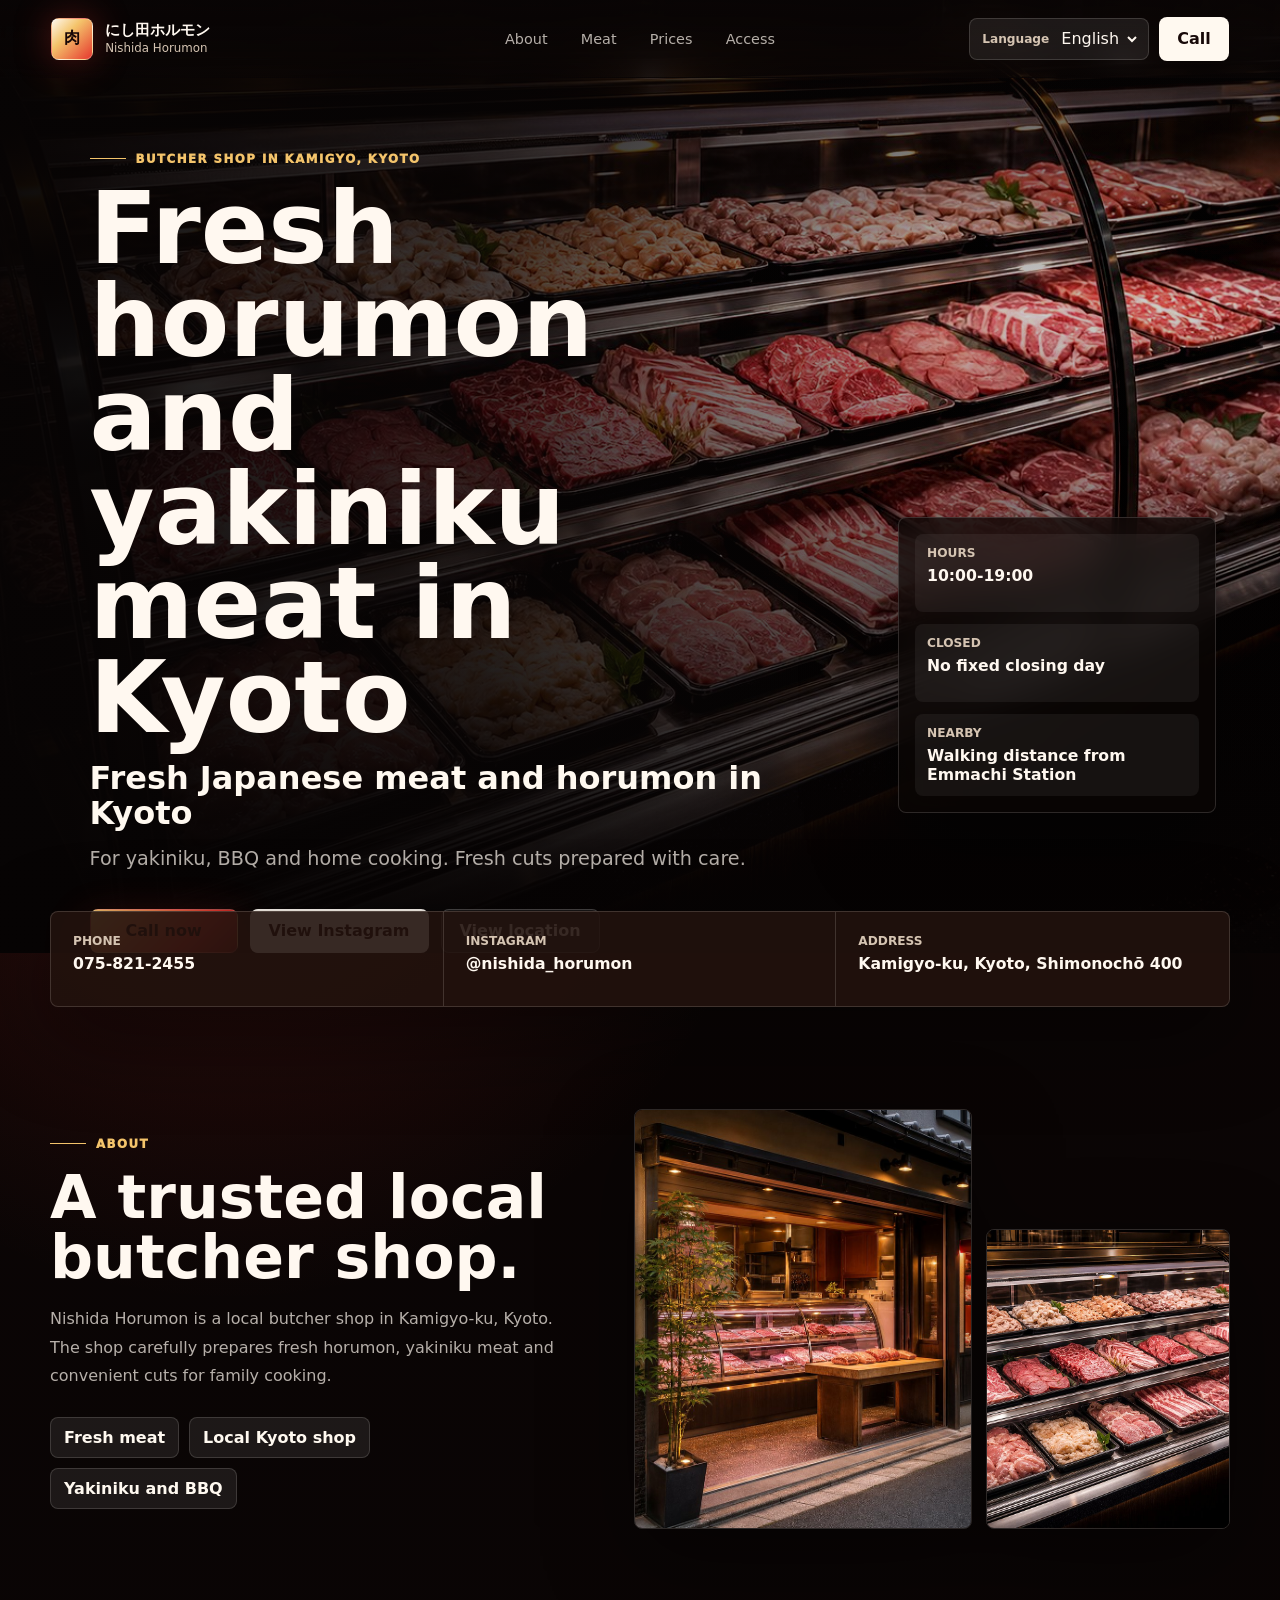
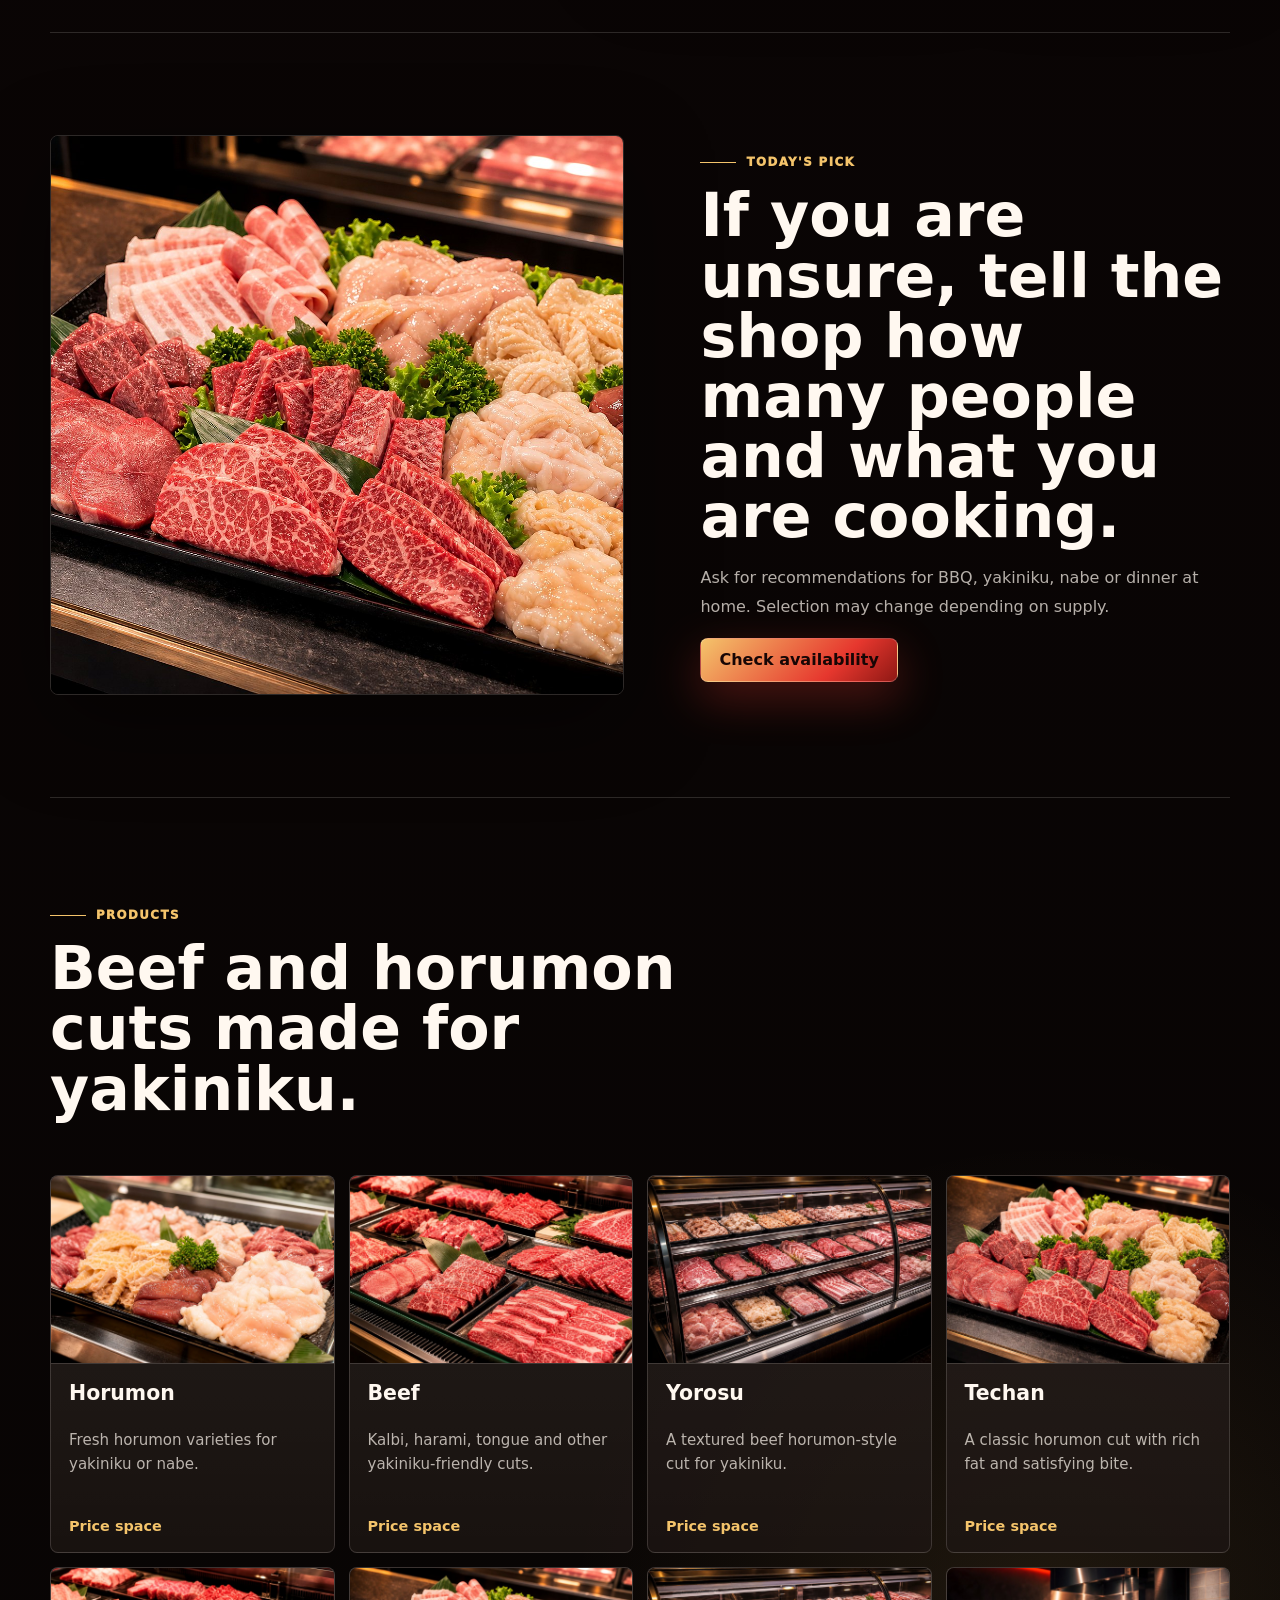
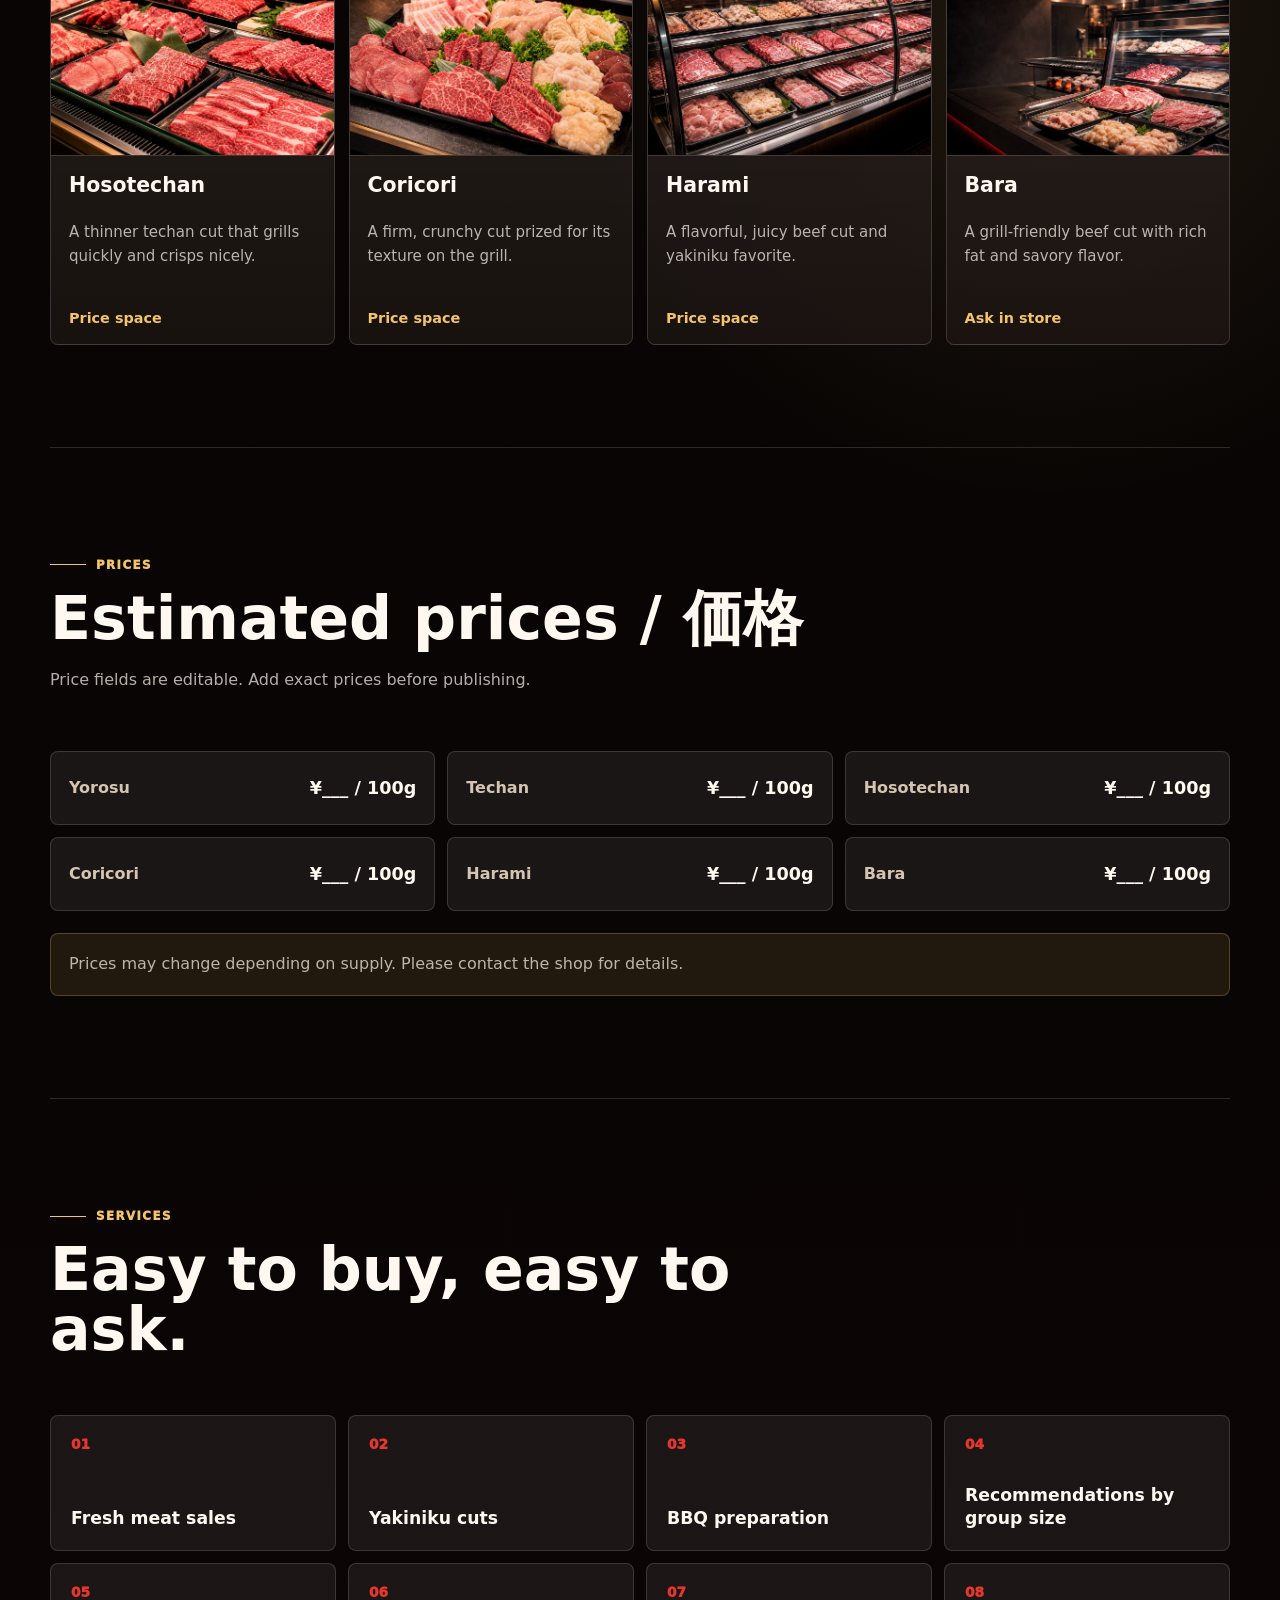
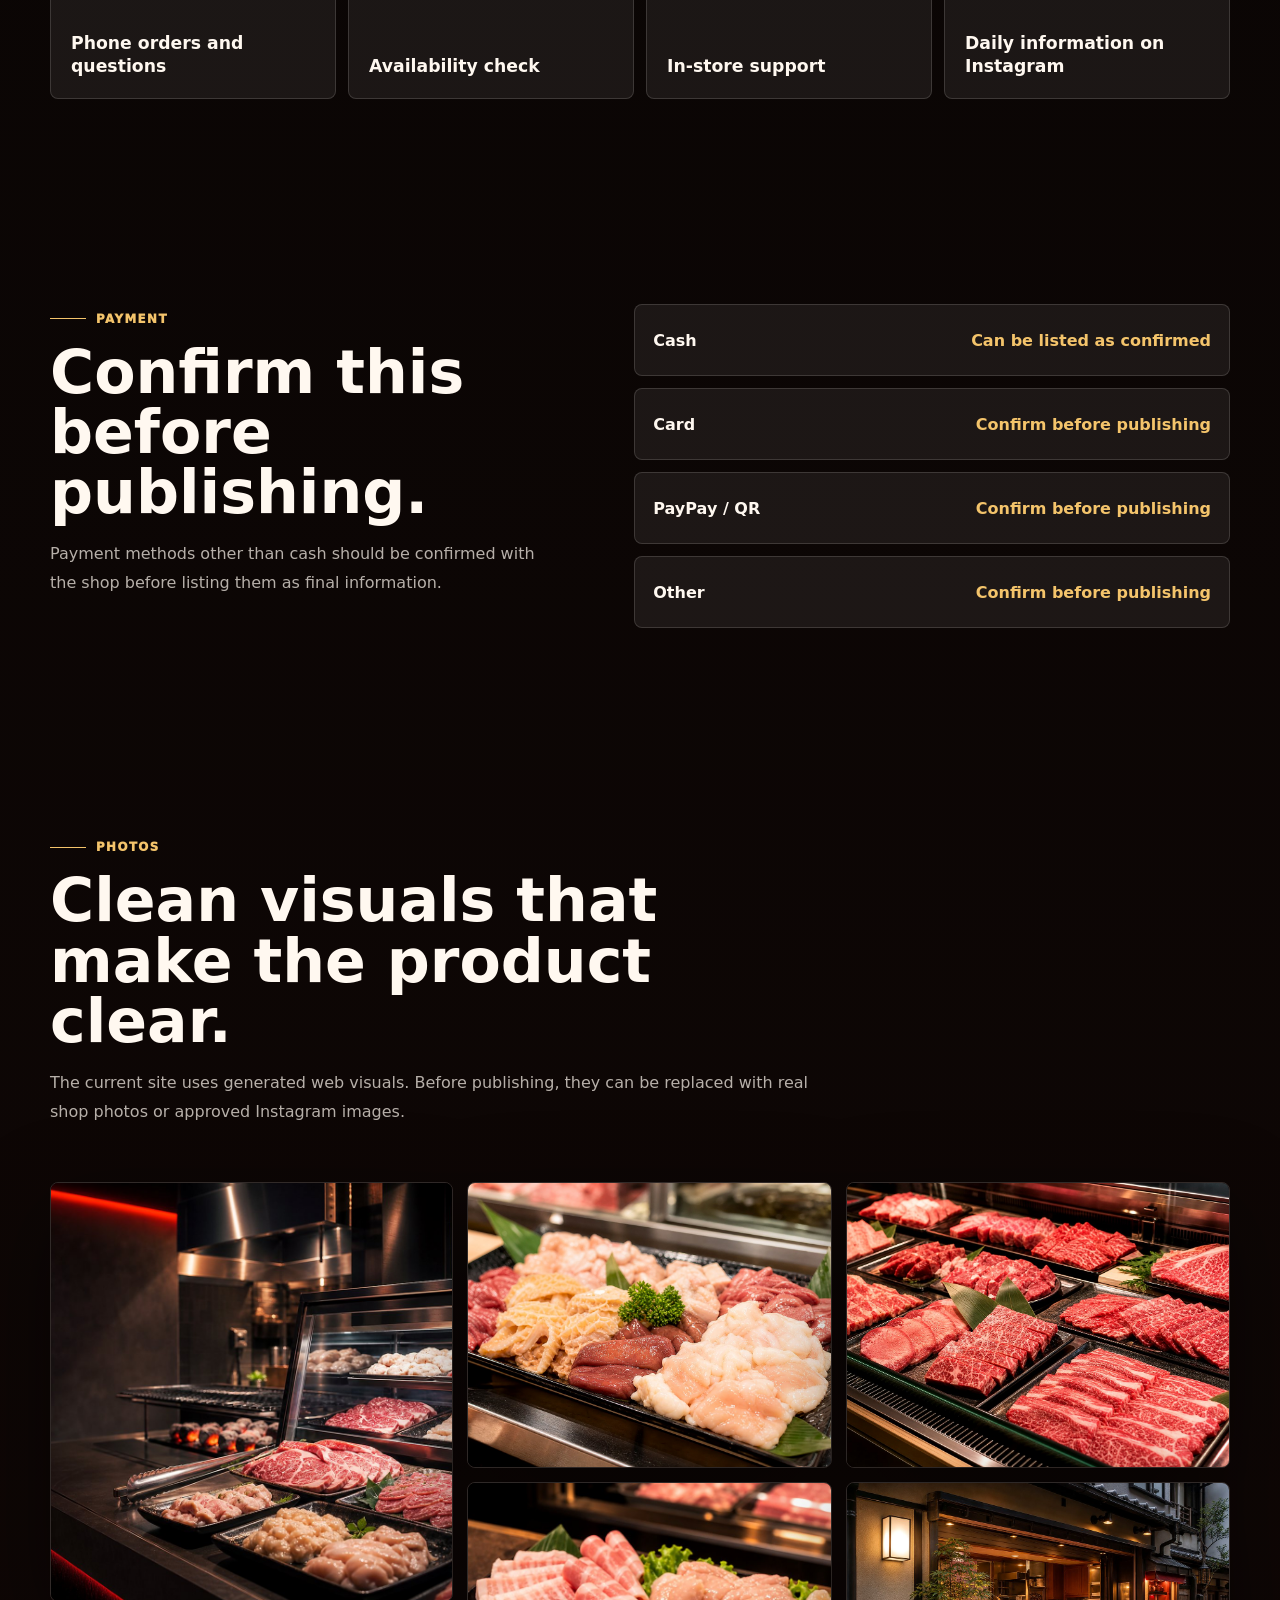
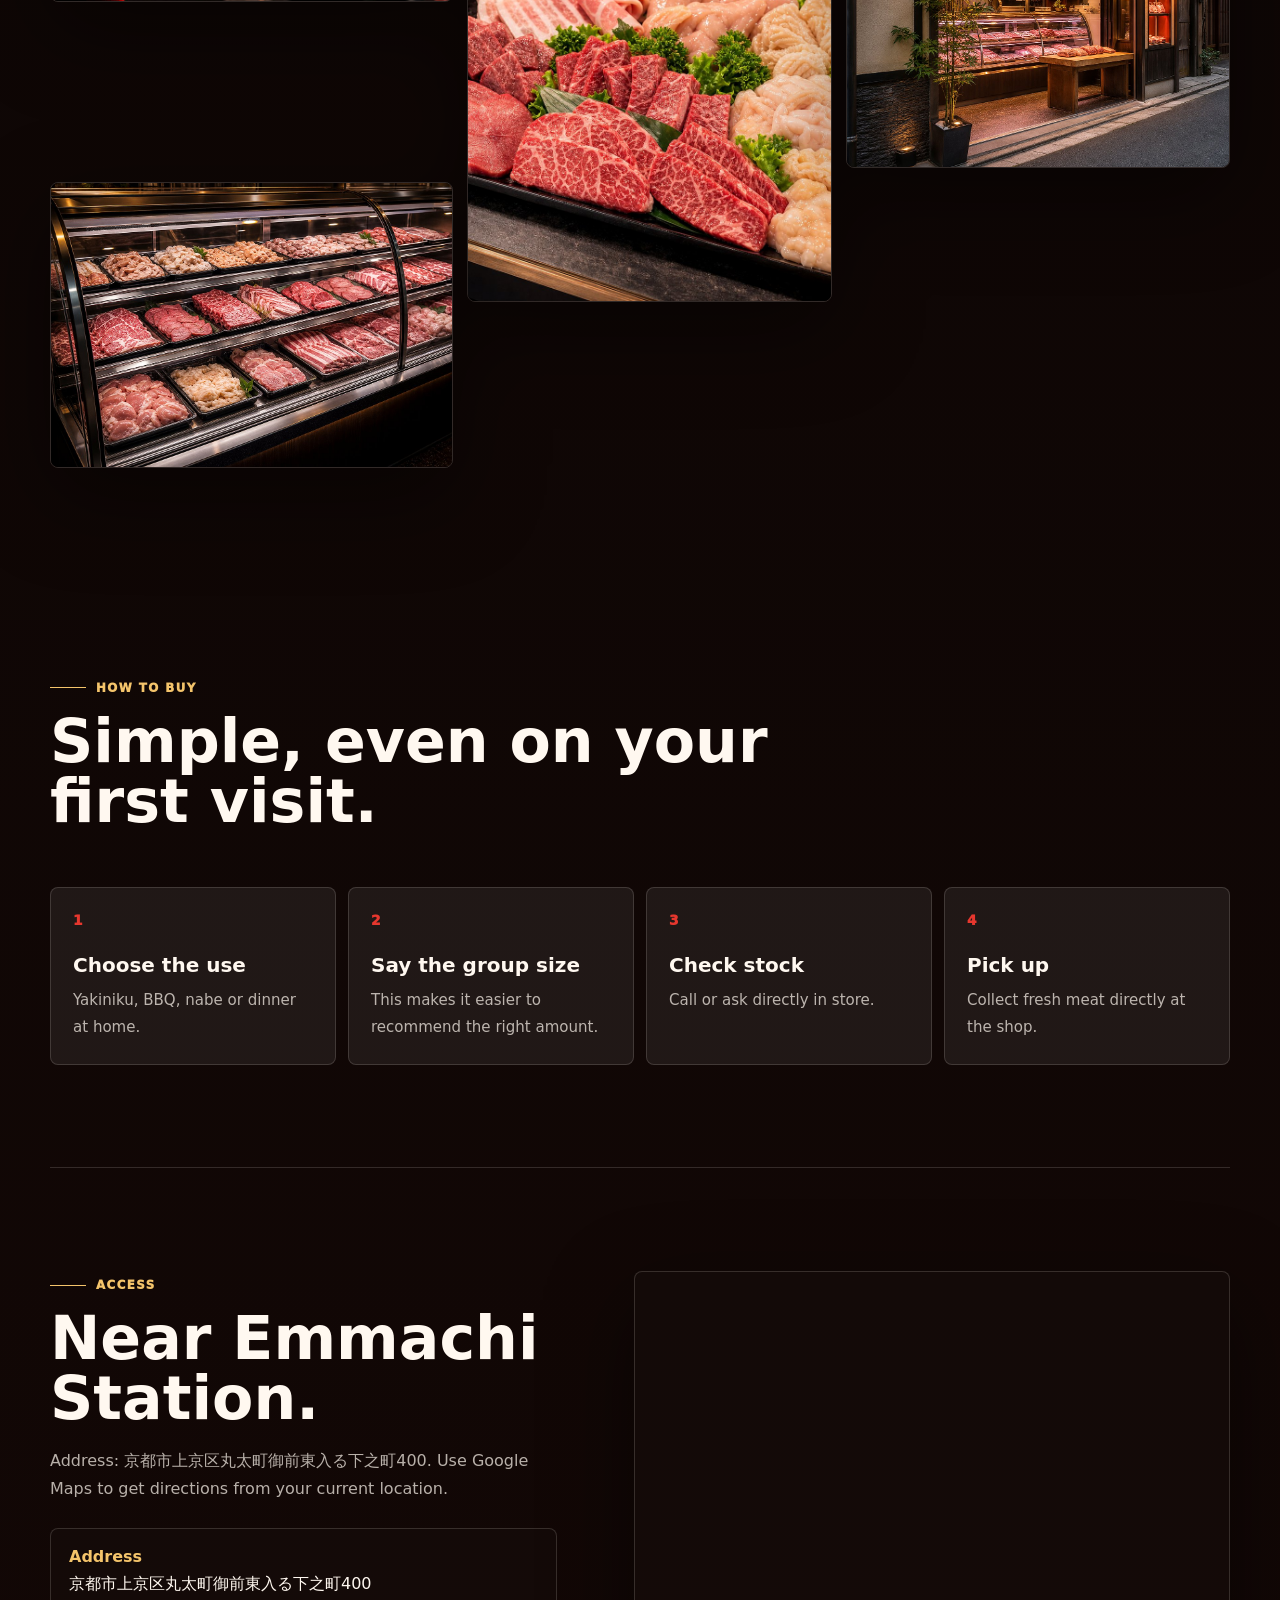
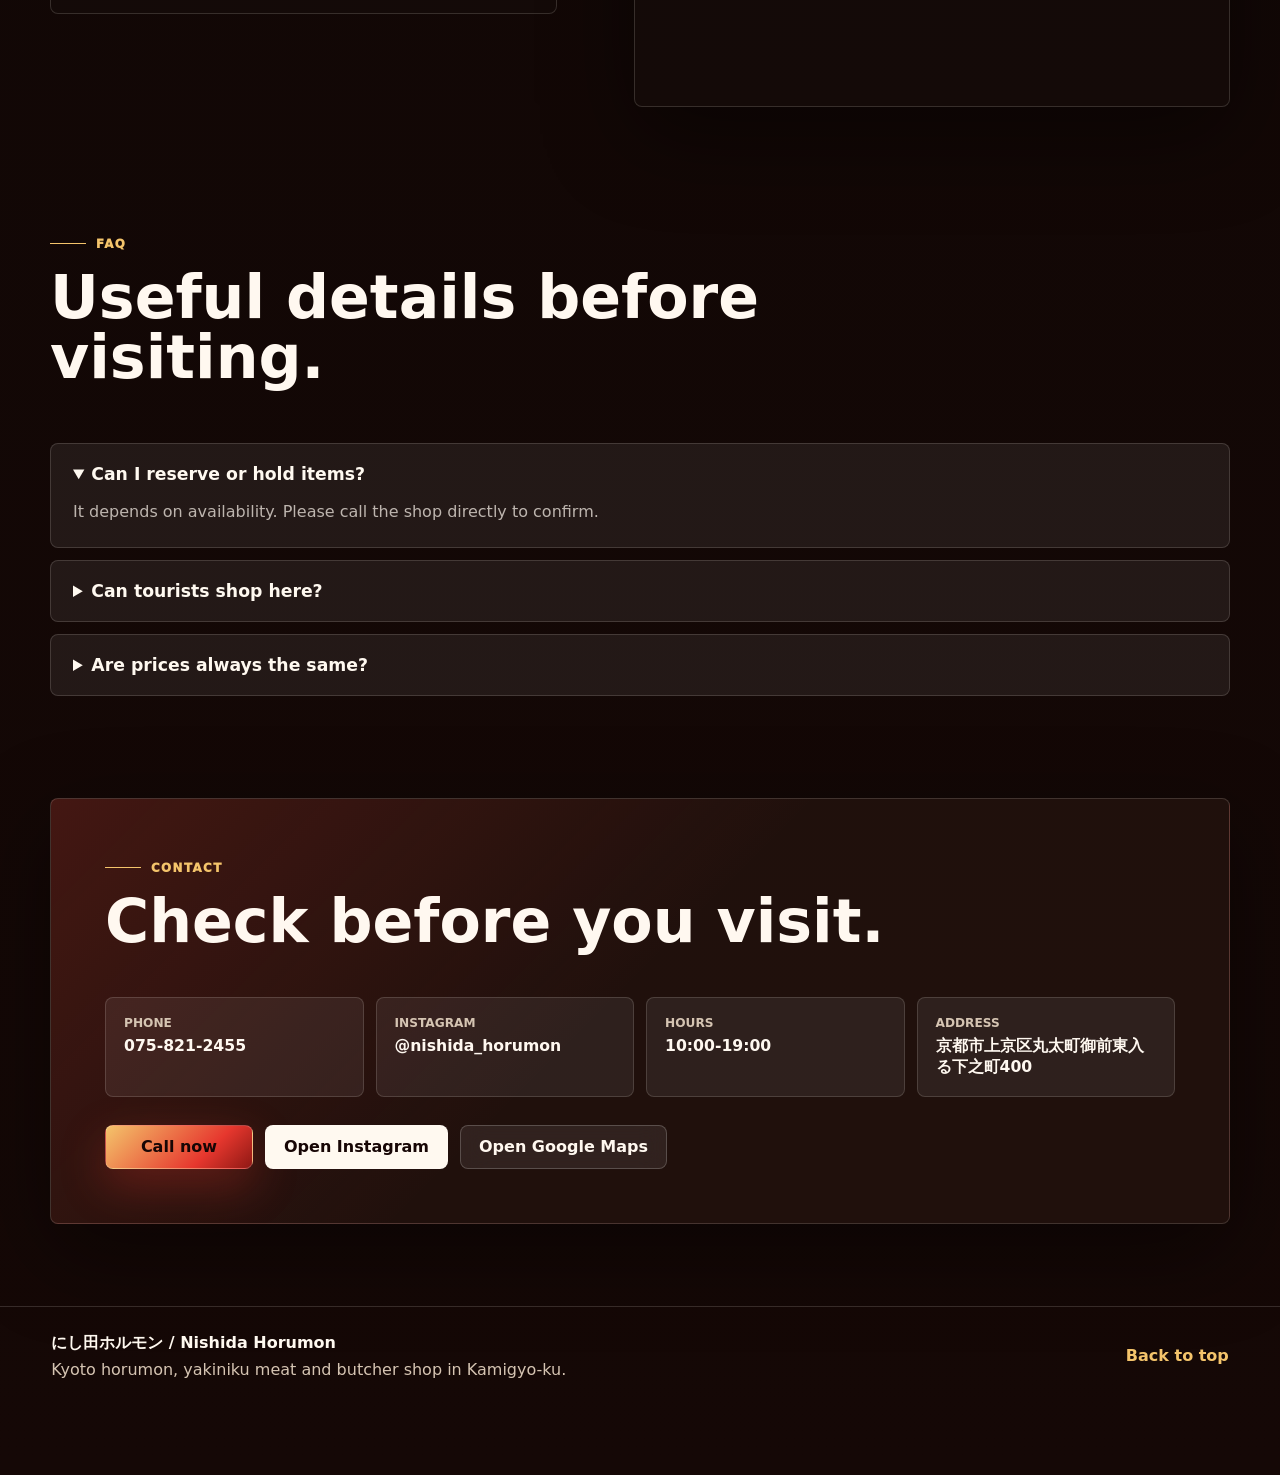
<file: Nishida-Horumon-Listo/index.html>
<!doctype html>
<html lang="ja">
  <head>
    <meta charset="UTF-8" />
    <meta name="viewport" content="width=device-width, initial-scale=1" />
    <meta name="theme-color" content="#100707" />
    <meta
      name="description"
      content="京都市上京区のにし田ホルモン。新鮮なホルモン、焼肉用のお肉、BBQセット、家庭料理用のお肉を扱う地域密着型の精肉店。"
      data-i18n-attr="content:metaDescription"
    />
    <meta
      name="keywords"
      content="京都 ホルモン, 京都 焼肉用 肉, 上京区 精肉店, Nishida Horumon, にし田ホルモン, Kyoto butcher shop, Fresh meat Kyoto"
    />
    <meta property="og:title" content="にし田ホルモン / Nishida Horumon" />
    <meta
      property="og:description"
      content="京都の新鮮ホルモン・焼肉用お肉専門店。"
      data-i18n-attr="content:metaOgDescription"
    />
    <meta property="og:type" content="website" />
    <meta property="og:image" content="assets/generated/hero-wide.jpg" />
    <title data-i18n="pageTitle">にし田ホルモン | 京都の新鮮ホルモン・焼肉用お肉専門店</title>
    <link rel="preload" href="assets/generated/hero-wide.jpg" as="image" />
    <link rel="stylesheet" href="styles.css" />
  </head>
  <body>
    <header class="site-header" data-elevated="false">
      <a class="brand" href="#home" aria-label="Nishida Horumon home" data-i18n-attr="aria-label:brandAria">
        <span class="brand-mark">肉</span>
        <span>
          <strong>にし田ホルモン</strong>
          <small>Nishida Horumon</small>
        </span>
      </a>

      <nav class="nav-links" aria-label="Main navigation" data-i18n-attr="aria-label:navAria">
        <a href="#about" data-i18n="navAbout">お店について</a>
        <a href="#meat" data-i18n="navMeat">お肉</a>
        <a href="#prices" data-i18n="navPrices">価格</a>
        <a href="#access" data-i18n="navAccess">アクセス</a>
      </nav>

      <div class="header-tools">
        <label class="language-switch">
          <span data-i18n="languageLabel">言語</span>
          <select id="language-select" aria-label="Language" data-i18n-attr="aria-label:languageAria">
            <option value="ja">日本語</option>
            <option value="es">Español</option>
            <option value="en">English</option>
          </select>
        </label>
        <a class="header-call" href="tel:0758212455" data-i18n="callShort">電話</a>
      </div>
    </header>

    <main id="home">
      <section class="hero">
        <picture>
          <source media="(max-width: 720px)" srcset="assets/generated/showcase-counter-card.jpg" />
          <img
            class="hero-image"
            src="assets/generated/hero-wide.jpg"
            alt="にし田ホルモンの焼肉用お肉とホルモンのショーケース"
            data-i18n-attr="alt:heroAlt"
          />
        </picture>
        <div class="hero-overlay"></div>
        <div class="hero-content">
          <p class="eyebrow" data-i18n="heroKicker">京都・上京区の精肉店</p>
          <h1 data-i18n="heroTitle">京都の新鮮ホルモン・焼肉用お肉専門店</h1>
          <p class="hero-subtitle" data-i18n="heroSubtitle">Fresh Japanese meat and horumon in Kyoto</p>
          <p class="hero-copy" data-i18n="heroCopy">
            焼肉、BBQ、ご家庭の料理に。新鮮なお肉を丁寧にご用意しています。
          </p>
          <div class="hero-actions">
            <a class="button primary" href="tel:0758212455" data-i18n="callNow">電話する</a>
            <a class="button secondary" href="https://www.instagram.com/nishida_horumon/" target="_blank" rel="noreferrer" data-i18n="viewInstagram">Instagramを見る</a>
            <a class="button ghost" href="https://www.google.com/maps/search/?api=1&query=%E4%BA%AC%E9%83%BD%E5%B8%82%E4%B8%8A%E4%BA%AC%E5%8C%BA%E4%B8%B8%E5%A4%AA%E7%94%BA%E5%BE%A1%E5%89%8D%E6%9D%B1%E5%85%A5%E3%82%8B%E4%B8%8B%E4%B9%8B%E7%94%BA400" target="_blank" rel="noreferrer" data-i18n="viewMaps">Google Mapsで見る</a>
          </div>
        </div>

        <aside class="hero-info" aria-label="Store information" data-i18n-attr="aria-label:storeInfoAria">
          <div>
            <span data-i18n="hoursLabel">営業時間</span>
            <strong>10:00-19:00</strong>
          </div>
          <div>
            <span data-i18n="holidayLabel">定休日</span>
            <strong data-i18n="holidayValue">定休日なし</strong>
          </div>
          <div>
            <span data-i18n="stationLabel">最寄り</span>
            <strong data-i18n="stationValue">円町駅から徒歩圏内</strong>
          </div>
        </aside>
      </section>

      <section class="quick-bar" aria-label="Quick contact" data-i18n-attr="aria-label:quickAria">
        <a href="tel:0758212455">
          <span data-i18n="quickPhoneLabel">電話</span>
          <strong>075-821-2455</strong>
        </a>
        <a href="https://www.instagram.com/nishida_horumon/" target="_blank" rel="noreferrer">
          <span>Instagram</span>
          <strong>@nishida_horumon</strong>
        </a>
        <a href="https://www.google.com/maps/search/?api=1&query=%E4%BA%AC%E9%83%BD%E5%B8%82%E4%B8%8A%E4%BA%AC%E5%8C%BA%E4%B8%B8%E5%A4%AA%E7%94%BA%E5%BE%A1%E5%89%8D%E6%9D%B1%E5%85%A5%E3%82%8B%E4%B8%8B%E4%B9%8B%E7%94%BA400" target="_blank" rel="noreferrer">
          <span data-i18n="quickAddressLabel">住所</span>
          <strong data-i18n="addressShort">京都市上京区 下之町400</strong>
        </a>
      </section>

      <section class="section split about" id="about">
        <div class="section-copy">
          <span class="section-kicker" data-i18n="aboutKicker">お店について</span>
          <h2 data-i18n="aboutTitle">地域に根ざした、頼れるお肉屋さん。</h2>
          <p data-i18n="aboutText">
            にし田ホルモンは、京都市上京区にある地域密着型の精肉店です。新鮮なホルモン、焼肉用のお肉、家庭料理に使いやすいお肉を丁寧にご用意しています。
          </p>
          <div class="trust-list">
            <span data-i18n="trustFresh">新鮮なお肉</span>
            <span data-i18n="trustLocal">京都の地域店</span>
            <span data-i18n="trustYakiniku">焼肉・BBQ対応</span>
          </div>
        </div>
        <div class="image-stack">
          <img src="assets/generated/storefront-card.jpg" alt="京都の精肉店の外観イメージ" data-i18n-attr="alt:storefrontAlt" />
          <img src="assets/generated/showcase-counter-card.jpg" alt="お肉のショーケース" data-i18n-attr="alt:showcaseAlt" />
        </div>
      </section>

      <section class="section recommended" aria-label="Recommended today" data-i18n-attr="aria-label:recommendedAria">
        <div class="feature-photo">
          <img src="assets/generated/bbq-set.jpg" alt="BBQと焼肉に合うお肉セット" data-i18n-attr="alt:bbqAlt" />
        </div>
        <div class="feature-copy">
          <span class="section-kicker" data-i18n="dailyKicker">本日のおすすめ</span>
          <h2 data-i18n="dailyTitle">迷ったら、人数と用途を伝えてください。</h2>
          <p data-i18n="dailyText">
            BBQ、焼肉、鍋、ご家庭の夕食など、人数や食べ方に合わせておすすめを相談できます。仕入れ状況により内容は変わります。
          </p>
          <a class="button primary" href="tel:0758212455" data-i18n="askStock">在庫を確認する</a>
        </div>
      </section>

      <section class="section" id="meat">
        <div class="section-heading">
          <span class="section-kicker" data-i18n="meatKicker">取扱い商品</span>
          <h2 data-i18n="meatTitle">焼肉から家庭料理まで、使いやすいお肉を。</h2>
        </div>
        <div class="meat-grid">
          <article class="meat-card">
            <img src="assets/generated/horumon-platter-card.jpg" alt="ホルモン盛り合わせ" data-i18n-attr="alt:horumonAlt" />
            <div>
              <h3 data-i18n="cardHorumonTitle">ホルモン</h3>
              <p data-i18n="cardHorumonText">焼肉や鍋に使いやすい、新鮮なホルモン各種。</p>
              <strong data-i18n="priceSpace">価格記入欄あり</strong>
            </div>
          </article>
          <article class="meat-card">
            <img src="assets/generated/yakiniku-cuts-card.jpg" alt="牛肉の焼肉用カット" data-i18n-attr="alt:beefAlt" />
            <div>
              <h3 data-i18n="cardBeefTitle">牛肉</h3>
              <p data-i18n="cardBeefText">カルビ、ハラミ、タンなど焼肉に合う部位。</p>
              <strong data-i18n="priceSpace">価格記入欄あり</strong>
            </div>
          </article>
          <article class="meat-card">
            <img src="assets/generated/showcase-counter-card.jpg" alt="ヨロス" data-i18n-attr="alt:yorosuAlt" />
            <div>
              <h3 data-i18n="cardYorosuTitle">ヨロス</h3>
              <p data-i18n="cardYorosuText">焼肉で楽しめる、食感のある牛ホルモン系カット。</p>
              <strong data-i18n="priceSpace">価格記入欄あり</strong>
            </div>
          </article>
          <article class="meat-card">
            <img src="assets/generated/bbq-set-card.jpg" alt="テッチャン" data-i18n-attr="alt:techanAlt" />
            <div>
              <h3 data-i18n="cardTechanTitle">テッチャン</h3>
              <p data-i18n="cardTechanText">脂の旨みと噛みごたえが魅力の定番ホルモン。</p>
              <strong data-i18n="priceSpace">価格記入欄あり</strong>
            </div>
          </article>
          <article class="meat-card">
            <img src="assets/generated/yakiniku-cuts-card.jpg" alt="細テッチャン" data-i18n-attr="alt:hosotechanAlt" />
            <div>
              <h3 data-i18n="cardHosotechanTitle">細テッチャン</h3>
              <p data-i18n="cardHosotechanText">焼きやすく、香ばしさを楽しめる細めのホルモン。</p>
              <strong data-i18n="priceSpace">価格記入欄あり</strong>
            </div>
          </article>
          <article class="meat-card">
            <img src="assets/generated/bbq-set-card.jpg" alt="コリコリ" data-i18n-attr="alt:coricoriAlt" />
            <div>
              <h3 data-i18n="cardCoricoriTitle">コリコリ</h3>
              <p data-i18n="cardCoricoriText">名前の通り、歯切れのよい食感が楽しめる部位。</p>
              <strong data-i18n="priceSpace">価格記入欄あり</strong>
            </div>
          </article>
          <article class="meat-card">
            <img src="assets/generated/showcase-counter-card.jpg" alt="ハラミ" data-i18n-attr="alt:haramiAlt" />
            <div>
              <h3 data-i18n="cardHaramiTitle">ハラミ</h3>
              <p data-i18n="cardHaramiText">旨みが濃く、焼肉で人気の高い牛ハラミ。</p>
              <strong data-i18n="priceSpace">価格記入欄あり</strong>
            </div>
          </article>
          <article class="meat-card">
            <img src="assets/generated/hero-counter-card.jpg" alt="バラ" data-i18n-attr="alt:baraAlt" />
            <div>
              <h3 data-i18n="cardBaraTitle">バラ</h3>
              <p data-i18n="cardBaraText">脂の甘みと肉の旨みを楽しめる焼肉向けカット。</p>
              <strong data-i18n="askStore">店頭で確認</strong>
            </div>
          </article>
        </div>
      </section>

      <section class="section price-section" id="prices">
        <div class="section-heading">
          <span class="section-kicker" data-i18n="priceKicker">価格</span>
          <h2 data-i18n="priceTitle">Precios aproximados / 価格</h2>
          <p data-i18n="priceIntro">価格欄は編集用です。公開前に正確な価格を入力してください。</p>
        </div>
        <div class="price-table" aria-label="Price list" data-i18n-attr="aria-label:priceAria">
          <div><span data-i18n="priceYorosu">ヨロス</span><strong>¥___ / 100g</strong></div>
          <div><span data-i18n="priceTechan">テッチャン</span><strong>¥___ / 100g</strong></div>
          <div><span data-i18n="priceHosotechan">細テッチャン</span><strong>¥___ / 100g</strong></div>
          <div><span data-i18n="priceCoricori">コリコリ</span><strong>¥___ / 100g</strong></div>
          <div><span data-i18n="priceHarami">ハラミ</span><strong>¥___ / 100g</strong></div>
          <div><span data-i18n="priceBara">バラ</span><strong>¥___ / 100g</strong></div>
        </div>
        <p class="notice" data-i18n="priceNotice">
          価格は仕入れ状況により変更となる場合があります。詳しくは店舗までお問い合わせください。
        </p>
      </section>

      <section class="section services">
        <div class="section-heading">
          <span class="section-kicker" data-i18n="servicesKicker">サービス</span>
          <h2 data-i18n="servicesTitle">買いやすく、相談しやすく。</h2>
        </div>
        <div class="service-grid">
          <article><span>01</span><strong data-i18n="serviceFresh">新鮮なお肉の販売</strong></article>
          <article><span>02</span><strong data-i18n="serviceYakiniku">焼肉用カット</strong></article>
          <article><span>03</span><strong data-i18n="serviceBbq">BBQ用の準備</strong></article>
          <article><span>04</span><strong data-i18n="servicePeople">人数に合わせたおすすめ</strong></article>
          <article><span>05</span><strong data-i18n="servicePhone">電話での問い合わせ</strong></article>
          <article><span>06</span><strong data-i18n="serviceStock">在庫確認</strong></article>
          <article><span>07</span><strong data-i18n="serviceStore">店頭での相談</strong></article>
          <article><span>08</span><strong data-i18n="serviceInstagram">Instagramで日々の情報</strong></article>
        </div>
      </section>

      <section class="section split payment">
        <div class="section-copy">
          <span class="section-kicker" data-i18n="paymentKicker">お支払い方法</span>
          <h2 data-i18n="paymentTitle">公開前に確認が必要な項目です。</h2>
          <p data-i18n="paymentText">
            現金以外の支払い方法は、公開前に店舗へ確認してください。未確認の方法は確定情報として掲載しません。
          </p>
        </div>
        <div class="payment-list">
          <div><span data-i18n="cash">現金</span><strong data-i18n="confirmed">確認済みとして掲載可能</strong></div>
          <div><span data-i18n="card">カード</span><strong data-i18n="confirmBefore">公開前に確認</strong></div>
          <div><span data-i18n="paypay">PayPay / QR</span><strong data-i18n="confirmBefore">公開前に確認</strong></div>
          <div><span data-i18n="otherPayment">その他</span><strong data-i18n="confirmBefore">公開前に確認</strong></div>
        </div>
      </section>

      <section class="section gallery">
        <div class="section-heading">
          <span class="section-kicker" data-i18n="galleryKicker">写真</span>
          <h2 data-i18n="galleryTitle">商品が伝わる、きれいなビジュアル。</h2>
          <p data-i18n="galleryText">
            現在はWeb用に生成したビジュアルを使用しています。公開時は店舗の実写真や許可済みのInstagram写真に差し替えできます。
          </p>
        </div>
        <div class="gallery-grid">
          <img src="assets/generated/hero-counter-card.jpg" alt="ショーケースに並ぶ焼肉用の肉" data-i18n-attr="alt:gallery1Alt" />
          <img src="assets/generated/horumon-platter-card.jpg" alt="ホルモンの盛り合わせ" data-i18n-attr="alt:gallery2Alt" />
          <img src="assets/generated/yakiniku-cuts-card.jpg" alt="牛肉の焼肉用カット" data-i18n-attr="alt:gallery3Alt" />
          <img src="assets/generated/bbq-set-card.jpg" alt="BBQセット" data-i18n-attr="alt:gallery4Alt" />
          <img src="assets/generated/storefront-card.jpg" alt="京都の店舗イメージ" data-i18n-attr="alt:gallery5Alt" />
          <img src="assets/generated/showcase-counter-card.jpg" alt="精肉店のショーケース" data-i18n-attr="alt:gallery6Alt" />
        </div>
      </section>

      <section class="section how-to">
        <div class="section-heading">
          <span class="section-kicker" data-i18n="howKicker">買い方</span>
          <h2 data-i18n="howTitle">初めてでも簡単に相談できます。</h2>
        </div>
        <div class="step-grid">
          <article><span>1</span><h3 data-i18n="step1Title">用途を決める</h3><p data-i18n="step1Text">焼肉、BBQ、鍋、夕食など。</p></article>
          <article><span>2</span><h3 data-i18n="step2Title">人数を伝える</h3><p data-i18n="step2Text">必要な量を相談しやすくなります。</p></article>
          <article><span>3</span><h3 data-i18n="step3Title">在庫を確認</h3><p data-i18n="step3Text">電話または店頭で確認できます。</p></article>
          <article><span>4</span><h3 data-i18n="step4Title">受け取り</h3><p data-i18n="step4Text">店頭で新鮮なお肉を受け取ります。</p></article>
        </div>
      </section>

      <section class="section split access" id="access">
        <div class="section-copy">
          <span class="section-kicker" data-i18n="accessKicker">アクセス</span>
          <h2 data-i18n="accessTitle">円町駅から徒歩圏内。</h2>
          <p data-i18n="accessText">京都市上京区丸太町御前東入る下之町400。近くに来たらGoogle Mapsで現在地から確認できます。</p>
          <div class="address-card">
            <strong data-i18n="addressLabel">住所</strong>
            <span>京都市上京区丸太町御前東入る下之町400</span>
          </div>
        </div>
        <div class="map-frame">
          <iframe
            title="Google Maps - Nishida Horumon"
            data-i18n-attr="title:mapTitle"
            loading="lazy"
            referrerpolicy="no-referrer-when-downgrade"
            src="https://www.google.com/maps?q=%E4%BA%AC%E9%83%BD%E5%B8%82%E4%B8%8A%E4%BA%AC%E5%8C%BA%E4%B8%B8%E5%A4%AA%E7%94%BA%E5%BE%A1%E5%89%8D%E6%9D%B1%E5%85%A5%E3%82%8B%E4%B8%8B%E4%B9%8B%E7%94%BA400&output=embed"
          ></iframe>
        </div>
      </section>

      <section class="section faq">
        <div class="section-heading">
          <span class="section-kicker" data-i18n="faqKicker">よくある質問</span>
          <h2 data-i18n="faqTitle">来店前に知っておきたいこと。</h2>
        </div>
        <div class="faq-list">
          <details open>
            <summary data-i18n="faq1Q">予約や取り置きはできますか？</summary>
            <p data-i18n="faq1A">在庫状況により異なります。電話で店舗へお問い合わせください。</p>
          </details>
          <details>
            <summary data-i18n="faq2Q">観光客でも買えますか？</summary>
            <p data-i18n="faq2A">はい。焼肉、BBQ、自炊用など用途を伝えると相談しやすいです。</p>
          </details>
          <details>
            <summary data-i18n="faq3Q">価格はいつも同じですか？</summary>
            <p data-i18n="faq3A">仕入れ状況により変わる場合があります。詳しくは店頭または電話で確認してください。</p>
          </details>
        </div>
      </section>

      <section class="section contact-panel">
        <div>
          <span class="section-kicker" data-i18n="contactKicker">お問い合わせ</span>
          <h2 data-i18n="contactTitle">来店前の確認もお気軽に。</h2>
        </div>
        <div class="contact-grid">
          <div><span data-i18n="telLabel">電話</span><strong>075-821-2455</strong></div>
          <div><span>Instagram</span><strong>@nishida_horumon</strong></div>
          <div><span data-i18n="hoursLabel">営業時間</span><strong>10:00-19:00</strong></div>
          <div><span data-i18n="addressLabel">住所</span><strong>京都市上京区丸太町御前東入る下之町400</strong></div>
        </div>
        <div class="contact-actions">
          <a class="button primary" href="tel:0758212455" data-i18n="callNow">電話する</a>
          <a class="button secondary" href="https://www.instagram.com/nishida_horumon/" target="_blank" rel="noreferrer" data-i18n="openInstagram">Instagramを開く</a>
          <a class="button ghost" href="https://www.google.com/maps/search/?api=1&query=%E4%BA%AC%E9%83%BD%E5%B8%82%E4%B8%8A%E4%BA%AC%E5%8C%BA%E4%B8%B8%E5%A4%AA%E7%94%BA%E5%BE%A1%E5%89%8D%E6%9D%B1%E5%85%A5%E3%82%8B%E4%B8%8B%E4%B9%8B%E7%94%BA400" target="_blank" rel="noreferrer" data-i18n="openMaps">Google Mapsを開く</a>
        </div>
      </section>
    </main>

    <div class="floating-actions" aria-label="Quick actions" data-i18n-attr="aria-label:floatingAria">
      <a href="tel:0758212455" data-i18n="floatCall">電話</a>
      <a href="https://www.instagram.com/nishida_horumon/" target="_blank" rel="noreferrer">Instagram</a>
    </div>

    <footer class="site-footer">
      <div>
        <strong>にし田ホルモン / Nishida Horumon</strong>
        <span data-i18n="footerSeo">Kyoto horumon, yakiniku meat, fresh butcher shop in Kamigyo-ku.</span>
      </div>
      <a href="#home" data-i18n="backTop">トップへ</a>
    </footer>

    <script src="script.js"></script>
  </body>
</html>
</file>
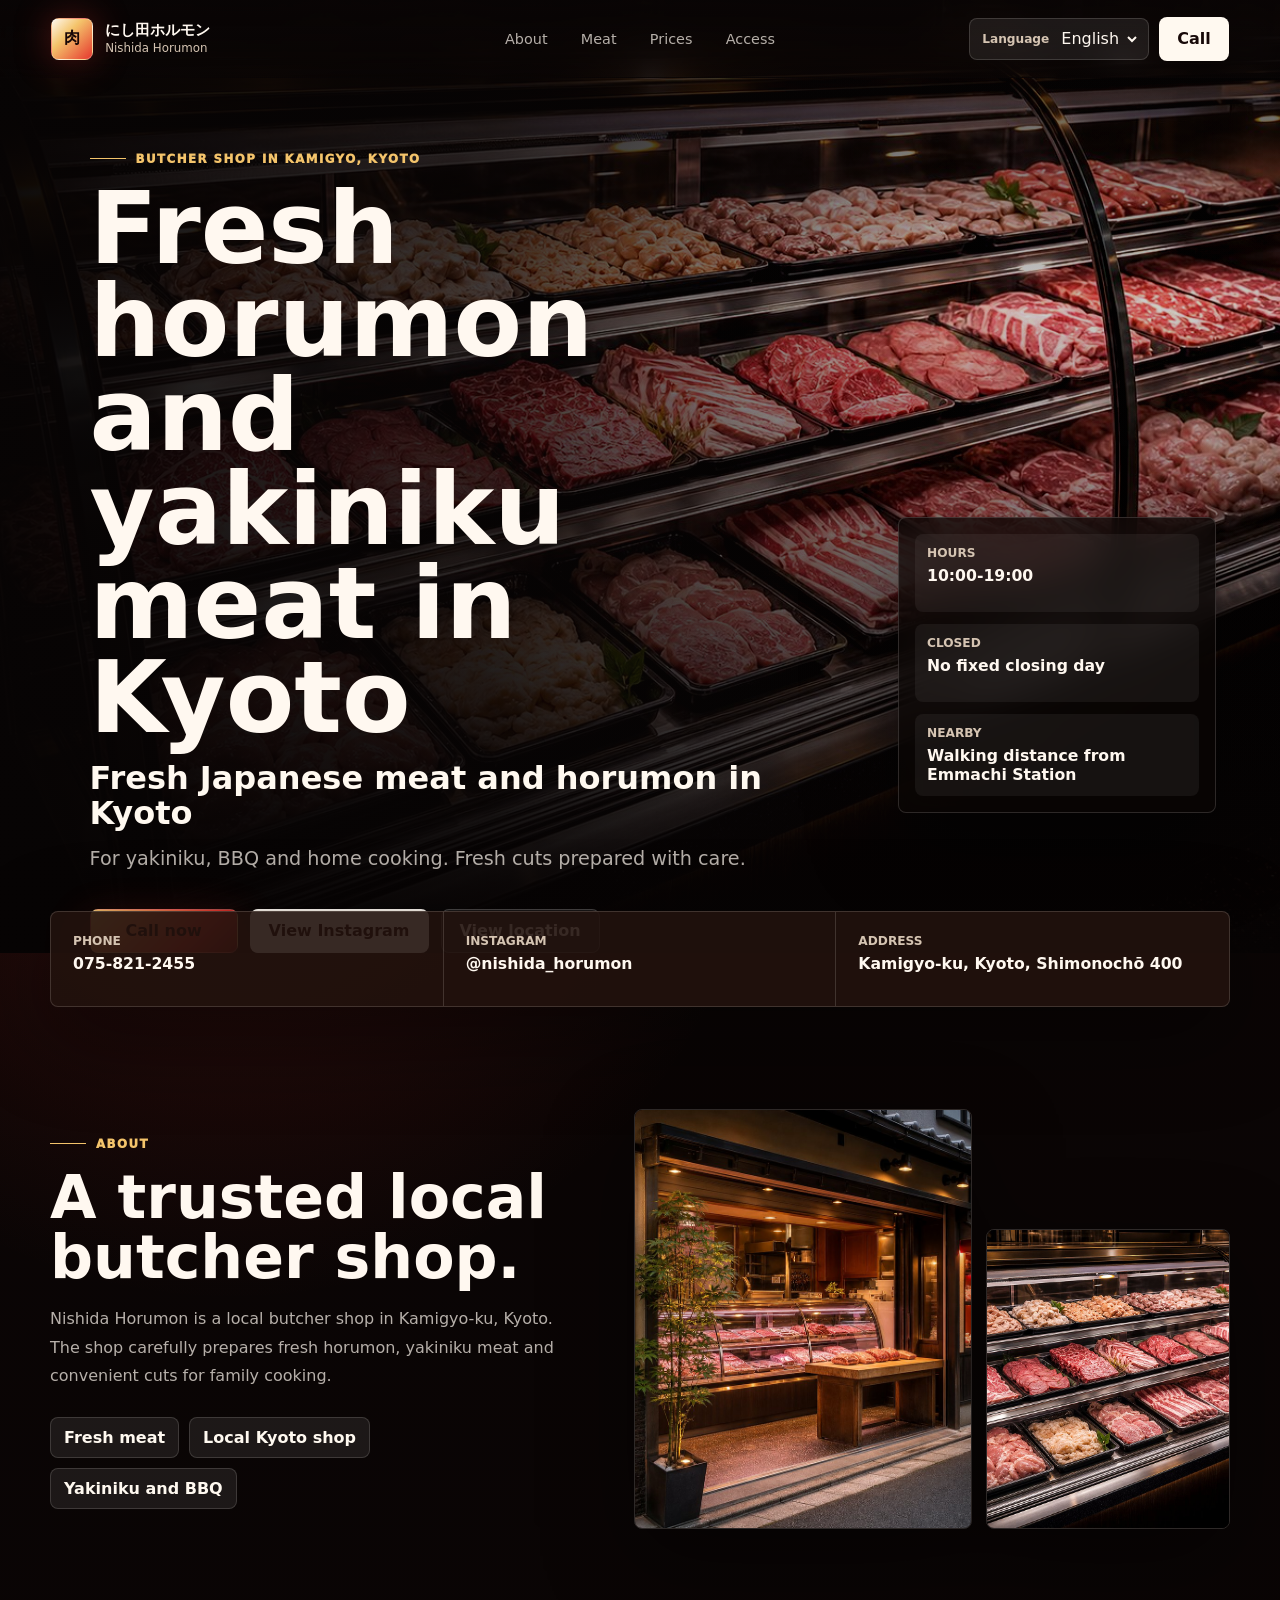
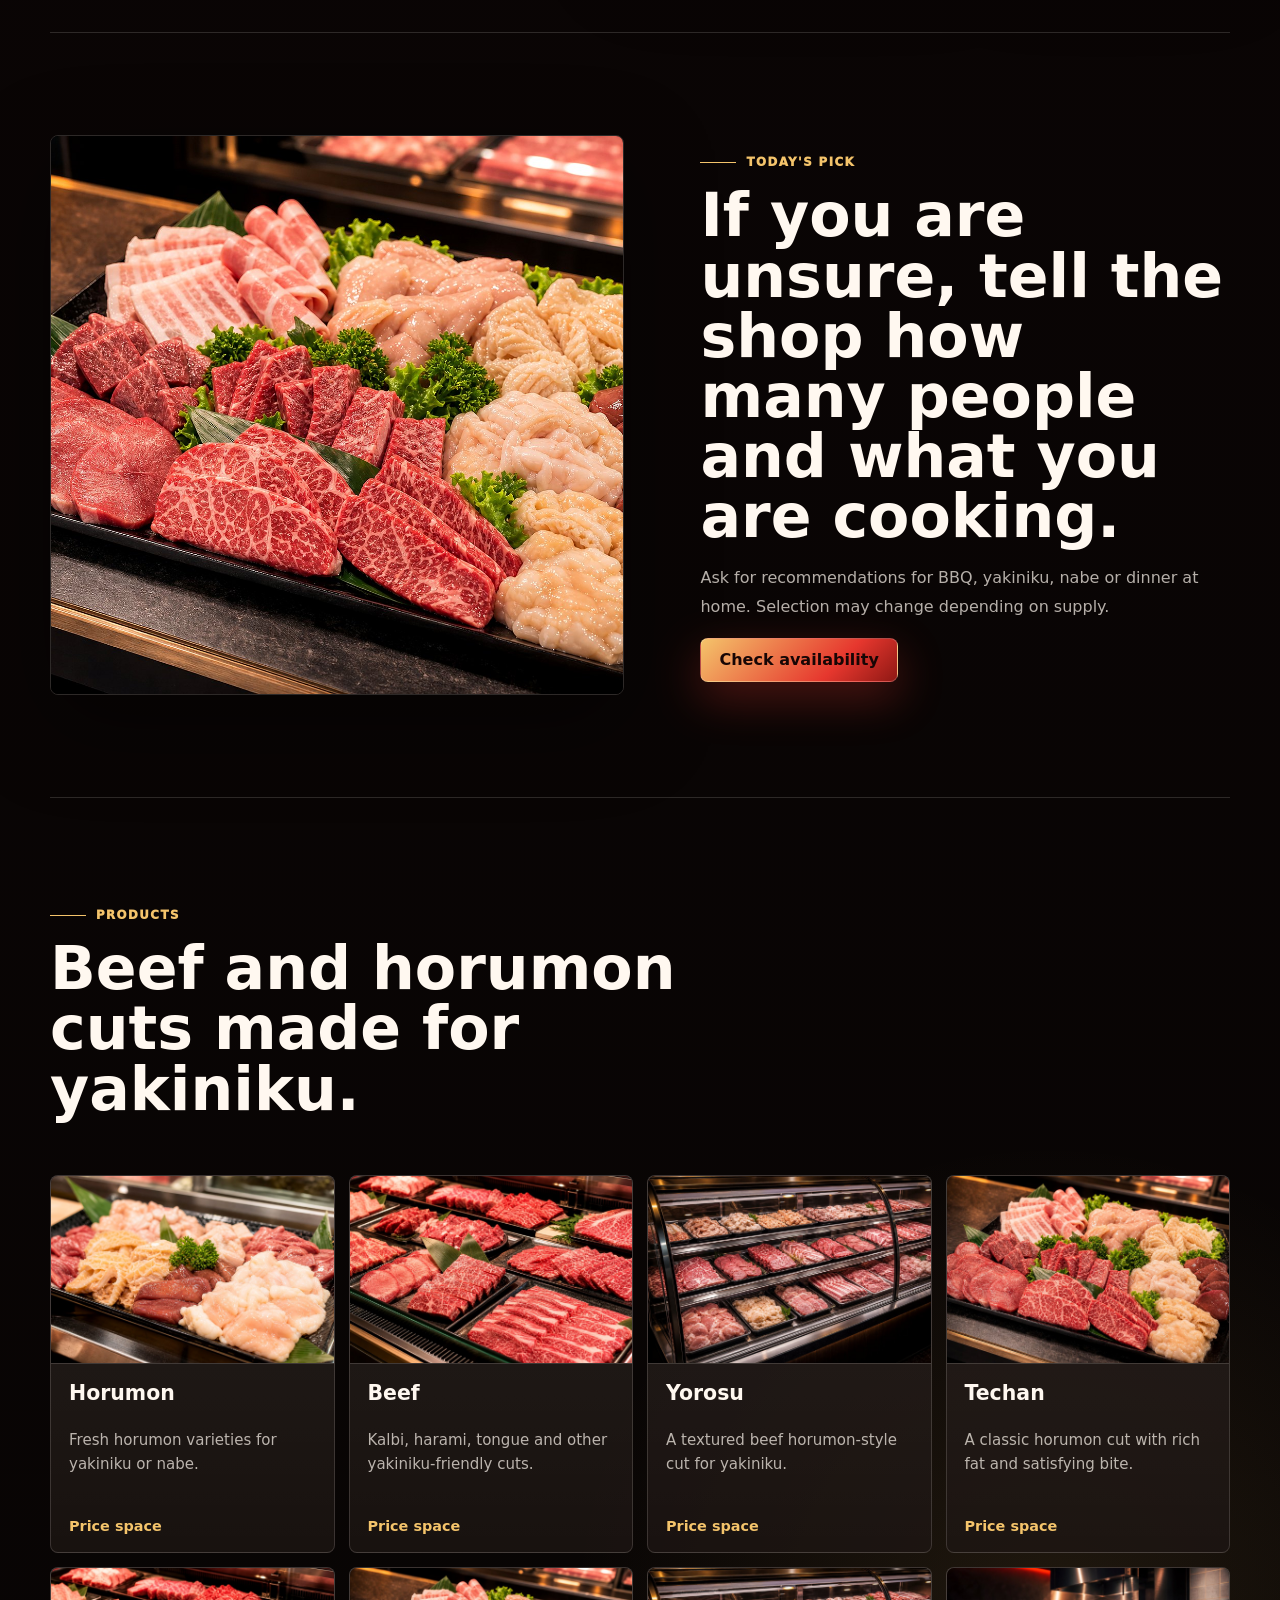
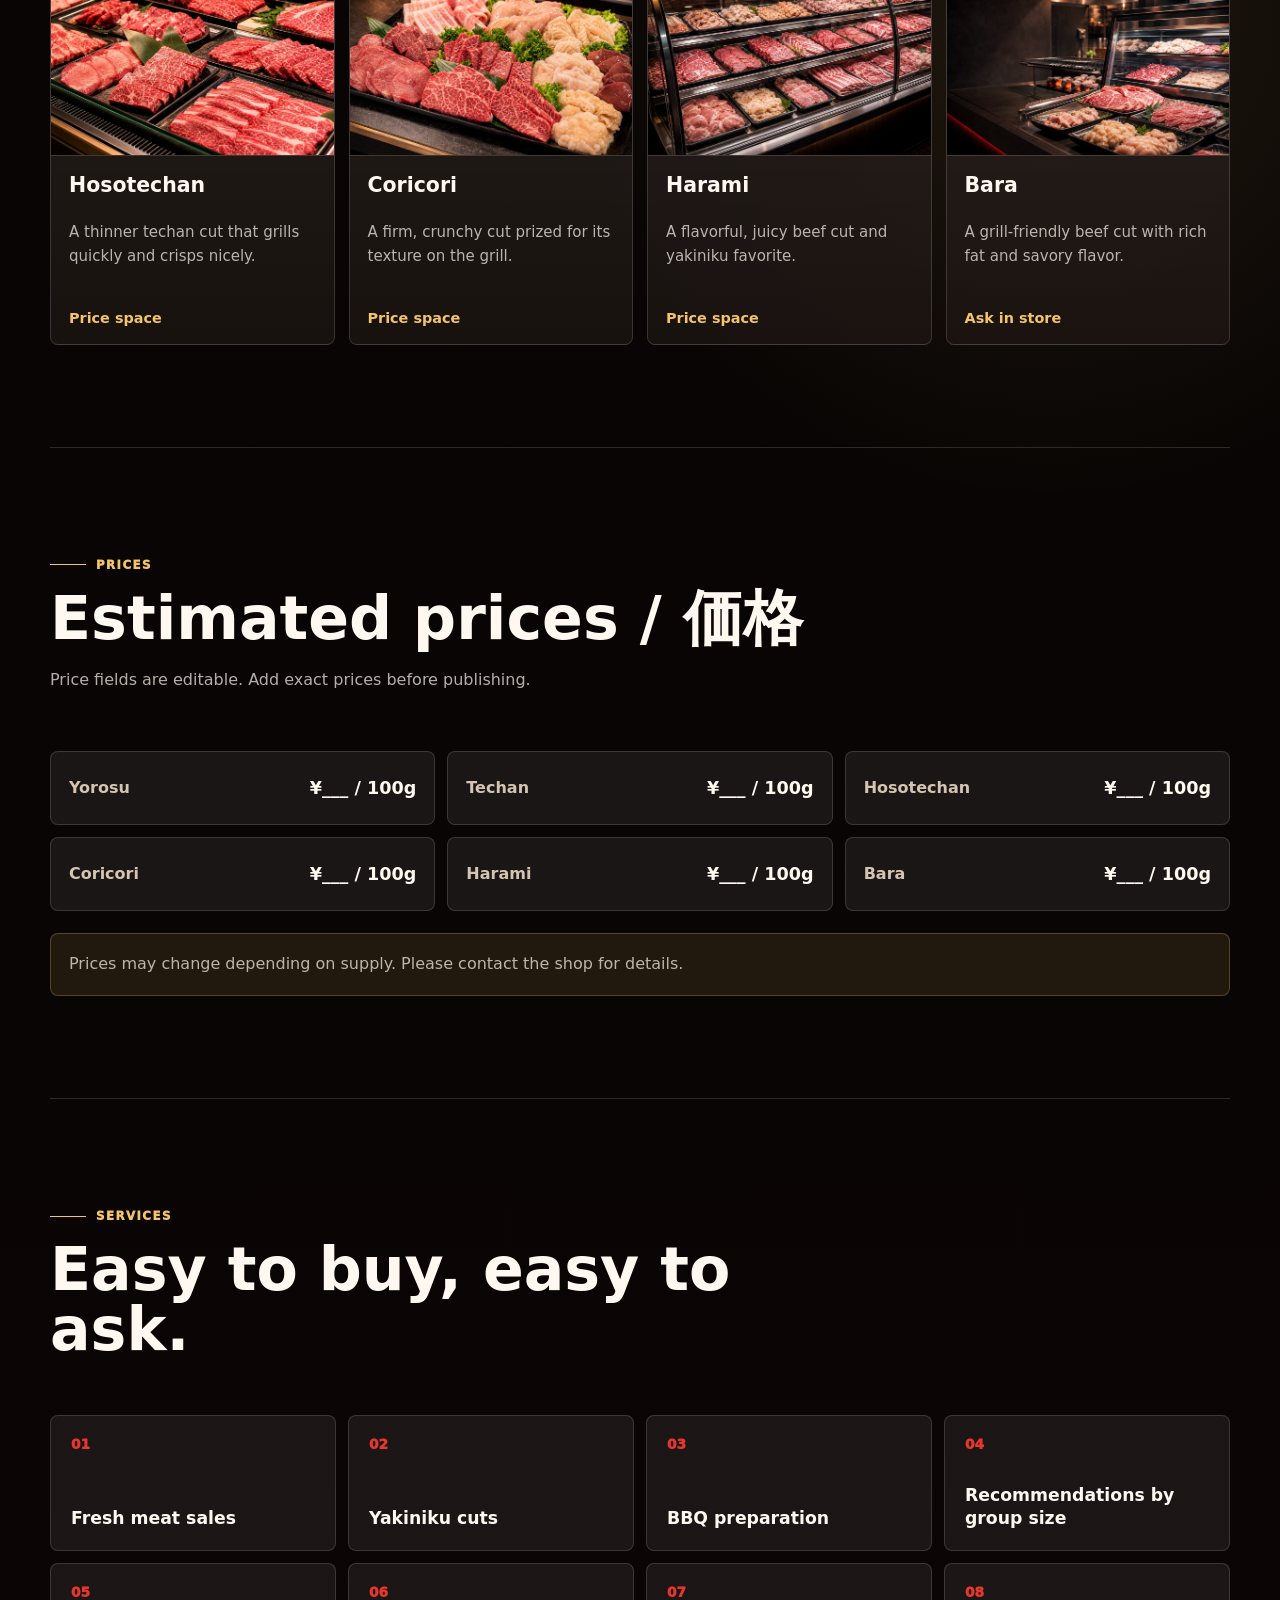
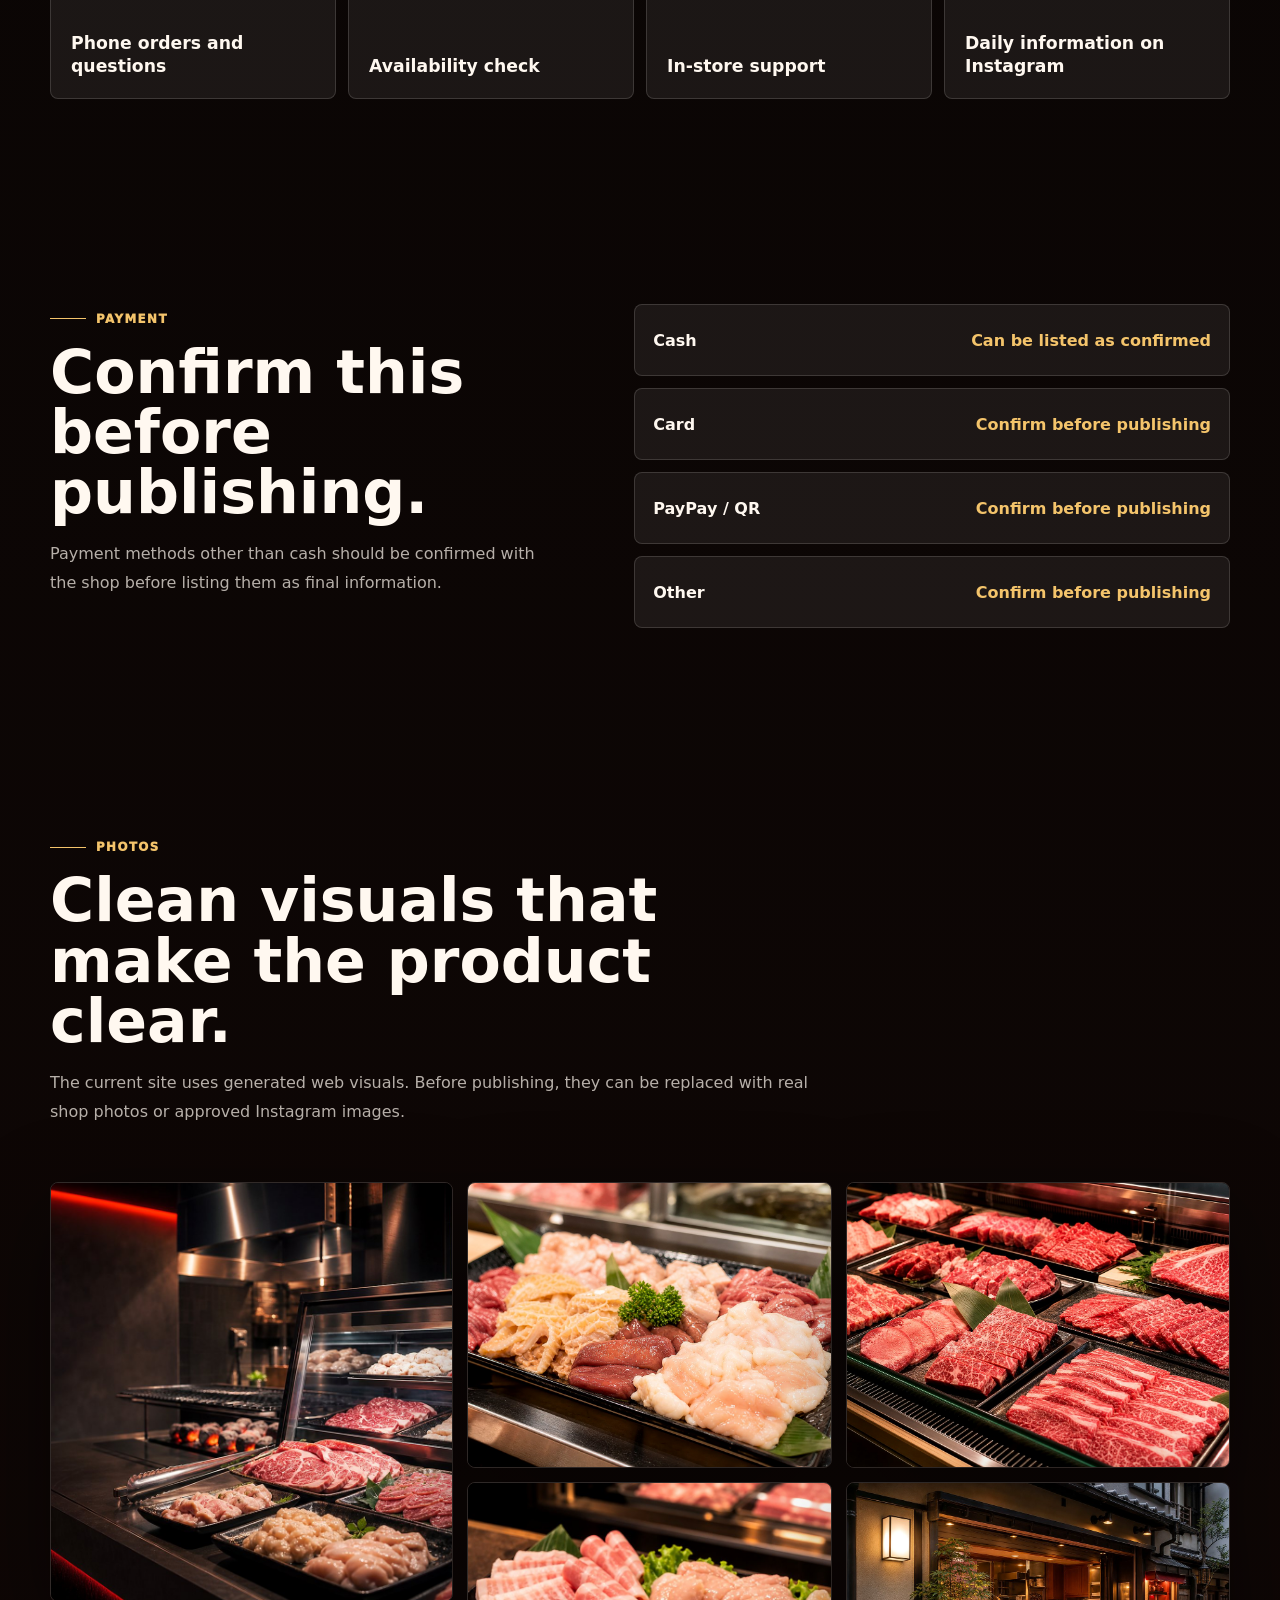
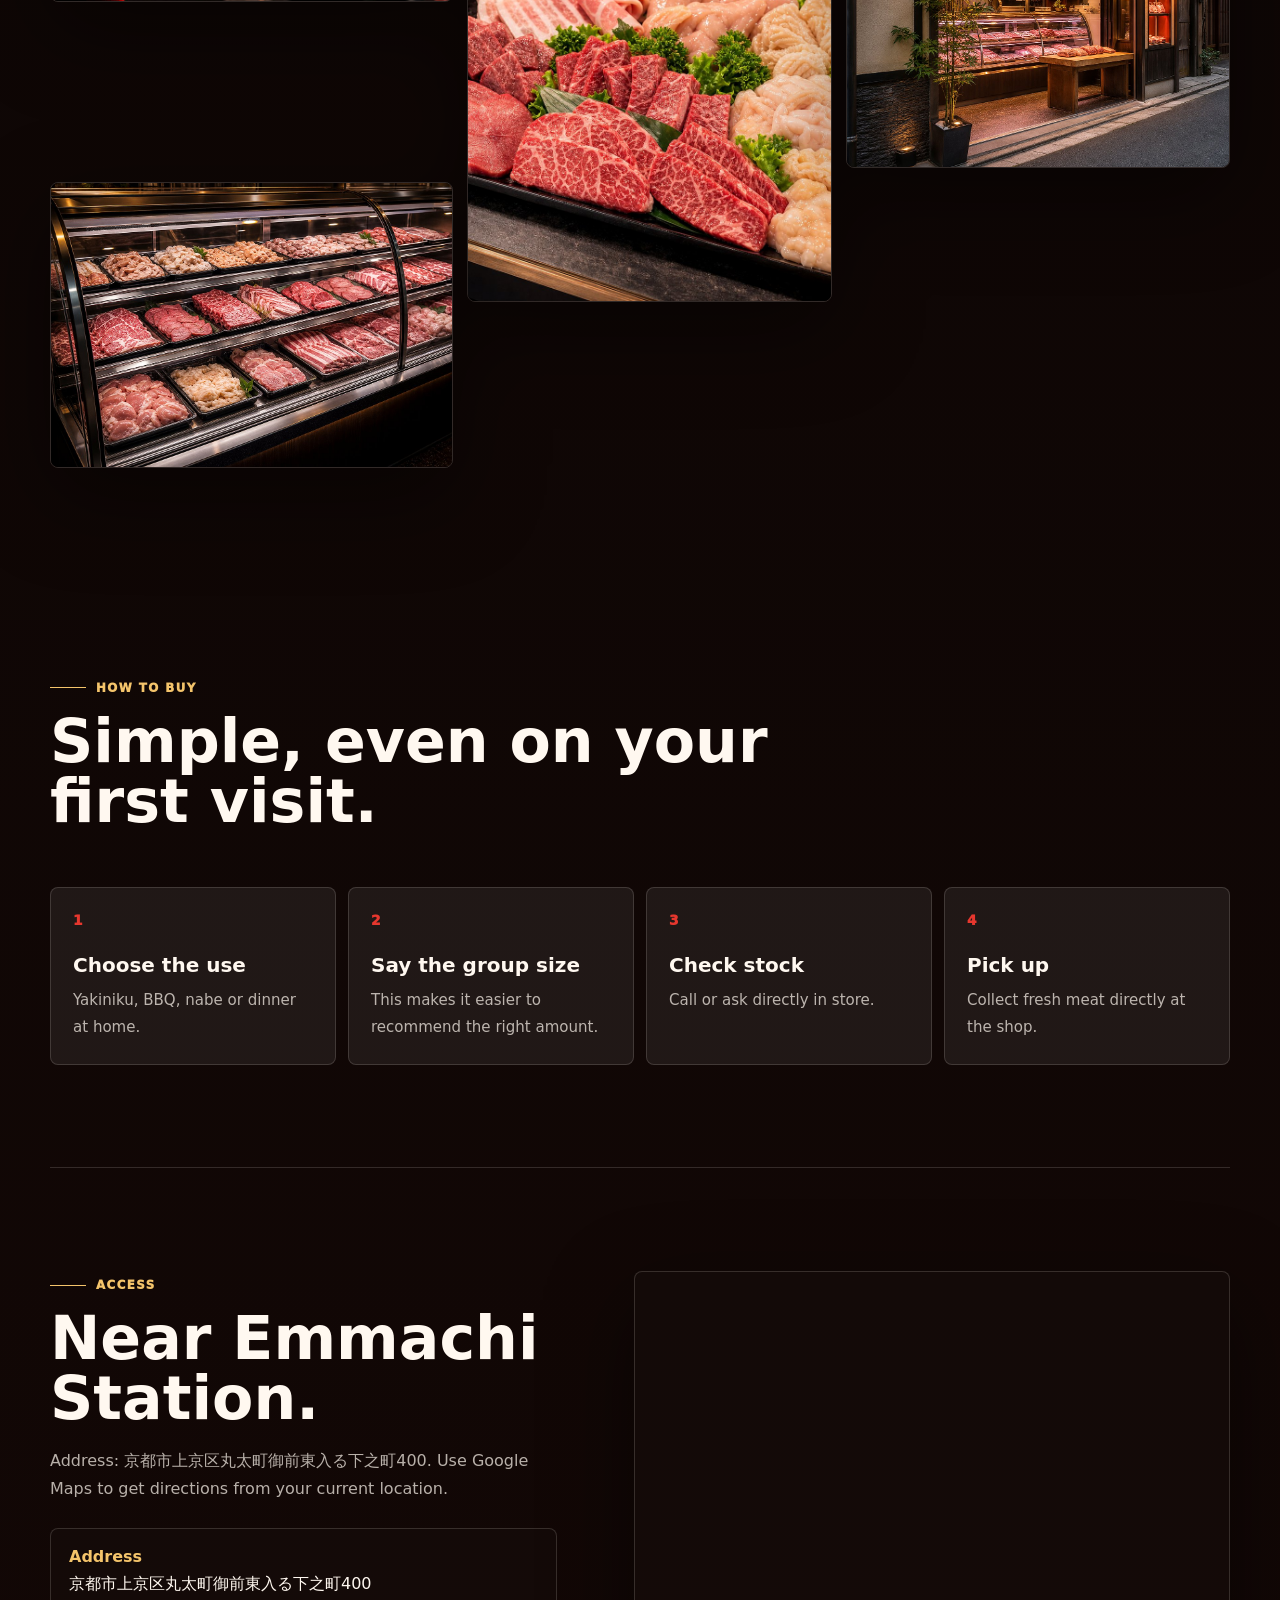
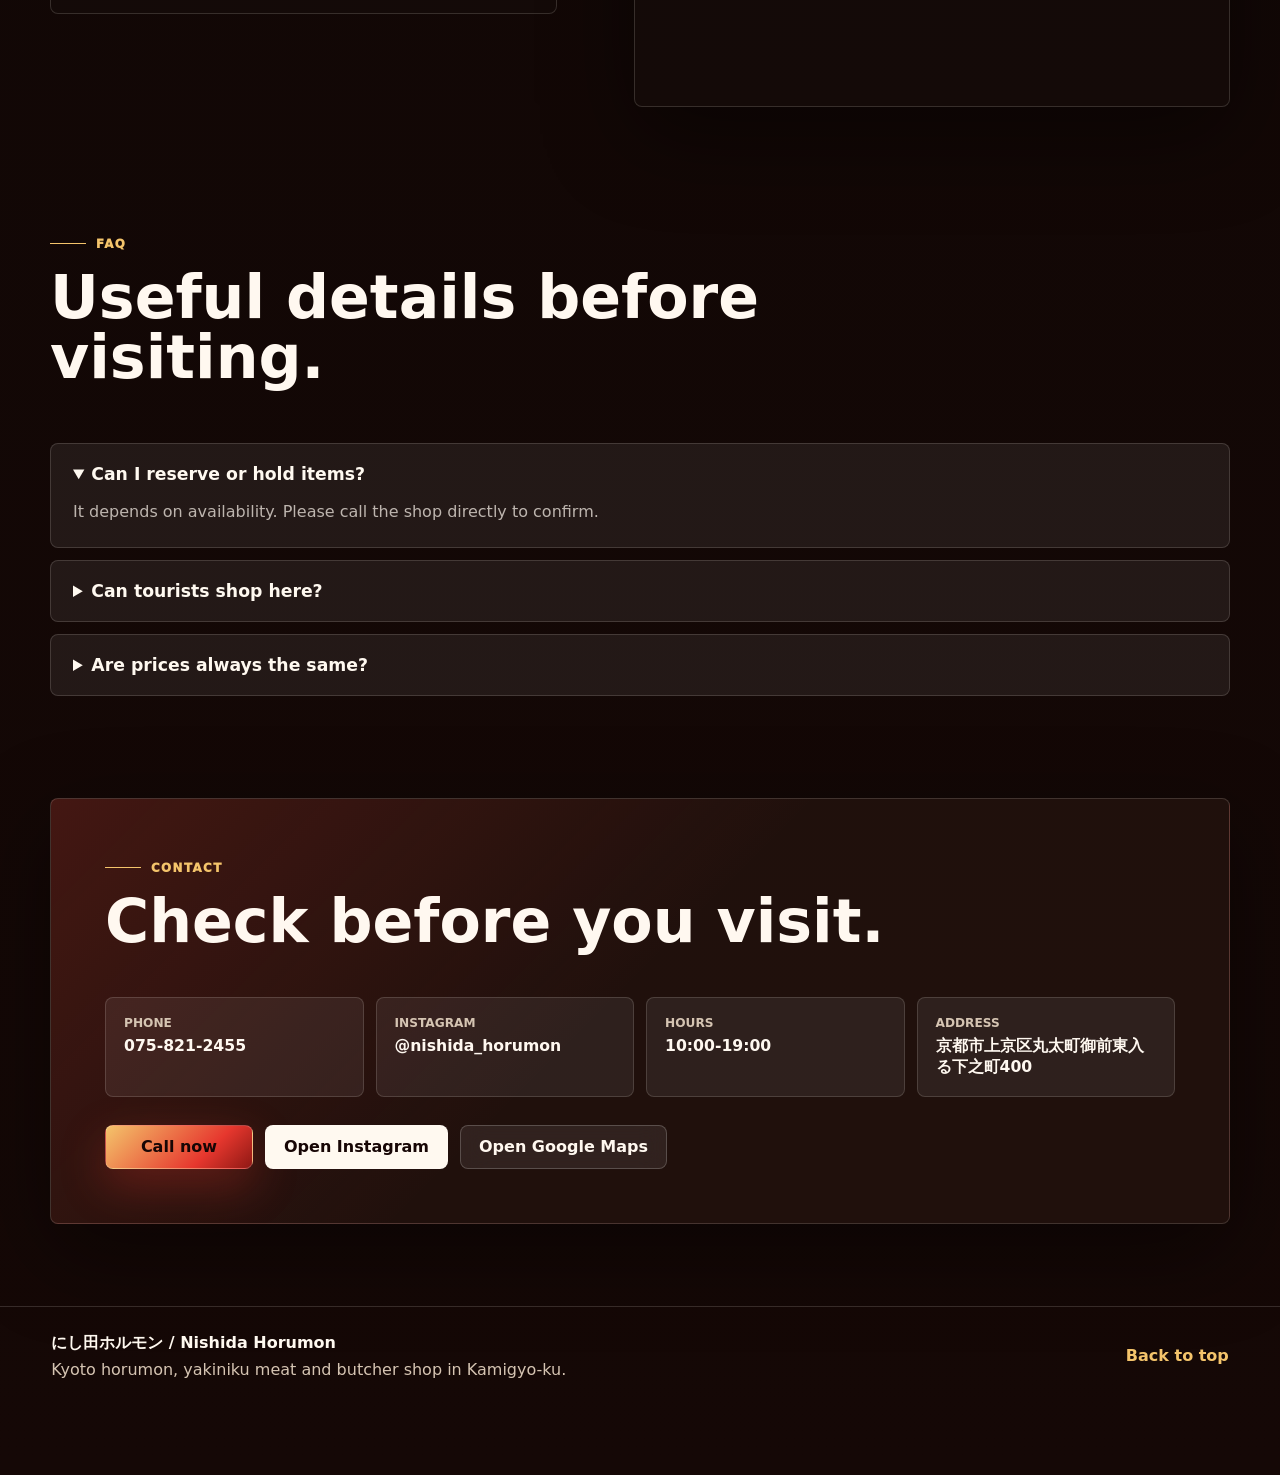
<file: nishida-horumon-web-ready/index.html>
<!doctype html>
<html lang="ja">
  <head>
    <meta charset="UTF-8" />
    <meta name="viewport" content="width=device-width, initial-scale=1" />
    <meta name="theme-color" content="#100707" />
    <meta
      name="description"
      content="京都市上京区のにし田ホルモン。新鮮なホルモン、焼肉用のお肉、BBQセット、家庭料理用のお肉を扱う地域密着型の精肉店。"
      data-i18n-attr="content:metaDescription"
    />
    <meta
      name="keywords"
      content="京都 ホルモン, 京都 焼肉用 肉, 上京区 精肉店, Nishida Horumon, にし田ホルモン, Kyoto butcher shop, Fresh meat Kyoto"
    />
    <meta property="og:title" content="にし田ホルモン / Nishida Horumon" />
    <meta
      property="og:description"
      content="京都の新鮮ホルモン・焼肉用お肉専門店。"
      data-i18n-attr="content:metaOgDescription"
    />
    <meta property="og:type" content="website" />
    <meta property="og:image" content="assets/generated/hero-wide.jpg" />
    <title data-i18n="pageTitle">にし田ホルモン | 京都の新鮮ホルモン・焼肉用お肉専門店</title>
    <link rel="icon" href="assets/favicon.svg" type="image/svg+xml" />
    <link rel="preload" href="assets/generated/hero-wide.jpg" as="image" />
    <link rel="stylesheet" href="styles.css" />
  </head>
  <body>
    <header class="site-header" data-elevated="false">
      <a class="brand" href="#home" aria-label="Nishida Horumon home" data-i18n-attr="aria-label:brandAria">
        <span class="brand-mark">肉</span>
        <span>
          <strong>にし田ホルモン</strong>
          <small>Nishida Horumon</small>
        </span>
      </a>

      <nav class="nav-links" aria-label="Main navigation" data-i18n-attr="aria-label:navAria">
        <a href="#about" data-i18n="navAbout">お店について</a>
        <a href="#meat" data-i18n="navMeat">お肉</a>
        <a href="#prices" data-i18n="navPrices">価格</a>
        <a href="#access" data-i18n="navAccess">アクセス</a>
      </nav>

      <div class="header-tools">
        <label class="language-switch">
          <span data-i18n="languageLabel">言語</span>
          <select id="language-select" aria-label="Language" data-i18n-attr="aria-label:languageAria">
            <option value="ja">日本語</option>
            <option value="es">Español</option>
            <option value="en">English</option>
          </select>
        </label>
        <a class="header-call" href="tel:0758212455" data-i18n="callShort">電話</a>
      </div>
    </header>

    <main id="home">
      <section class="hero">
        <picture>
          <source media="(max-width: 720px)" srcset="assets/generated/showcase-counter-card.jpg" />
          <img
            class="hero-image"
            src="assets/generated/hero-wide.jpg"
            alt="にし田ホルモンの焼肉用お肉とホルモンのショーケース"
            data-i18n-attr="alt:heroAlt"
          />
        </picture>
        <div class="hero-overlay"></div>
        <div class="hero-content">
          <p class="eyebrow" data-i18n="heroKicker">京都・上京区の精肉店</p>
          <h1 data-i18n="heroTitle">京都の新鮮ホルモン・焼肉用お肉専門店</h1>
          <p class="hero-subtitle" data-i18n="heroSubtitle">Fresh Japanese meat and horumon in Kyoto</p>
          <p class="hero-copy" data-i18n="heroCopy">
            焼肉、BBQ、ご家庭の料理に。新鮮なお肉を丁寧にご用意しています。
          </p>
          <div class="hero-actions">
            <a class="button primary" href="tel:0758212455" data-i18n="callNow">電話する</a>
            <a class="button secondary" href="https://www.instagram.com/nishida_horumon/" target="_blank" rel="noreferrer" data-i18n="viewInstagram">Instagramを見る</a>
            <a class="button ghost" href="https://www.google.com/maps/search/?api=1&query=%E4%BA%AC%E9%83%BD%E5%B8%82%E4%B8%8A%E4%BA%AC%E5%8C%BA%E4%B8%B8%E5%A4%AA%E7%94%BA%E5%BE%A1%E5%89%8D%E6%9D%B1%E5%85%A5%E3%82%8B%E4%B8%8B%E4%B9%8B%E7%94%BA400" target="_blank" rel="noreferrer" data-i18n="viewMaps">Google Mapsで見る</a>
          </div>
        </div>

        <aside class="hero-info" aria-label="Store information" data-i18n-attr="aria-label:storeInfoAria">
          <div>
            <span data-i18n="hoursLabel">営業時間</span>
            <strong>10:00-19:00</strong>
          </div>
          <div>
            <span data-i18n="holidayLabel">定休日</span>
            <strong data-i18n="holidayValue">定休日なし</strong>
          </div>
          <div>
            <span data-i18n="stationLabel">最寄り</span>
            <strong data-i18n="stationValue">円町駅から徒歩圏内</strong>
          </div>
        </aside>
      </section>

      <section class="quick-bar" aria-label="Quick contact" data-i18n-attr="aria-label:quickAria">
        <a href="tel:0758212455">
          <span data-i18n="quickPhoneLabel">電話</span>
          <strong>075-821-2455</strong>
        </a>
        <a href="https://www.instagram.com/nishida_horumon/" target="_blank" rel="noreferrer">
          <span>Instagram</span>
          <strong>@nishida_horumon</strong>
        </a>
        <a href="https://www.google.com/maps/search/?api=1&query=%E4%BA%AC%E9%83%BD%E5%B8%82%E4%B8%8A%E4%BA%AC%E5%8C%BA%E4%B8%B8%E5%A4%AA%E7%94%BA%E5%BE%A1%E5%89%8D%E6%9D%B1%E5%85%A5%E3%82%8B%E4%B8%8B%E4%B9%8B%E7%94%BA400" target="_blank" rel="noreferrer">
          <span data-i18n="quickAddressLabel">住所</span>
          <strong data-i18n="addressShort">京都市上京区 下之町400</strong>
        </a>
      </section>

      <section class="section split about" id="about">
        <div class="section-copy">
          <span class="section-kicker" data-i18n="aboutKicker">お店について</span>
          <h2 data-i18n="aboutTitle">地域に根ざした、頼れるお肉屋さん。</h2>
          <p data-i18n="aboutText">
            にし田ホルモンは、京都市上京区にある地域密着型の精肉店です。新鮮なホルモン、焼肉用のお肉、家庭料理に使いやすいお肉を丁寧にご用意しています。
          </p>
          <div class="trust-list">
            <span data-i18n="trustFresh">新鮮なお肉</span>
            <span data-i18n="trustLocal">京都の地域店</span>
            <span data-i18n="trustYakiniku">焼肉・BBQ対応</span>
          </div>
        </div>
        <div class="image-stack">
          <img src="assets/generated/storefront-card.jpg" alt="京都の精肉店の外観イメージ" data-i18n-attr="alt:storefrontAlt" />
          <img src="assets/generated/showcase-counter-card.jpg" alt="お肉のショーケース" data-i18n-attr="alt:showcaseAlt" />
        </div>
      </section>

      <section class="section recommended" aria-label="Recommended today" data-i18n-attr="aria-label:recommendedAria">
        <div class="feature-photo">
          <img src="assets/generated/bbq-set.jpg" alt="BBQと焼肉に合うお肉セット" data-i18n-attr="alt:bbqAlt" />
        </div>
        <div class="feature-copy">
          <span class="section-kicker" data-i18n="dailyKicker">本日のおすすめ</span>
          <h2 data-i18n="dailyTitle">迷ったら、人数と用途を伝えてください。</h2>
          <p data-i18n="dailyText">
            BBQ、焼肉、鍋、ご家庭の夕食など、人数や食べ方に合わせておすすめを相談できます。仕入れ状況により内容は変わります。
          </p>
          <a class="button primary" href="tel:0758212455" data-i18n="askStock">在庫を確認する</a>
        </div>
      </section>

      <section class="section" id="meat">
        <div class="section-heading">
          <span class="section-kicker" data-i18n="meatKicker">取扱い商品</span>
          <h2 data-i18n="meatTitle">焼肉から家庭料理まで、使いやすいお肉を。</h2>
        </div>
        <div class="meat-grid">
          <article class="meat-card">
            <img src="assets/generated/horumon-platter-card.jpg" alt="ホルモン盛り合わせ" data-i18n-attr="alt:horumonAlt" />
            <div>
              <h3 data-i18n="cardHorumonTitle">ホルモン</h3>
              <p data-i18n="cardHorumonText">焼肉や鍋に使いやすい、新鮮なホルモン各種。</p>
              <strong data-i18n="priceSpace">価格記入欄あり</strong>
            </div>
          </article>
          <article class="meat-card">
            <img src="assets/generated/yakiniku-cuts-card.jpg" alt="牛肉の焼肉用カット" data-i18n-attr="alt:beefAlt" />
            <div>
              <h3 data-i18n="cardBeefTitle">牛肉</h3>
              <p data-i18n="cardBeefText">カルビ、ハラミ、タンなど焼肉に合う部位。</p>
              <strong data-i18n="priceSpace">価格記入欄あり</strong>
            </div>
          </article>
          <article class="meat-card">
            <img src="assets/generated/showcase-counter-card.jpg" alt="ヨロス" data-i18n-attr="alt:yorosuAlt" />
            <div>
              <h3 data-i18n="cardYorosuTitle">ヨロス</h3>
              <p data-i18n="cardYorosuText">焼肉で楽しめる、食感のある牛ホルモン系カット。</p>
              <strong data-i18n="priceSpace">価格記入欄あり</strong>
            </div>
          </article>
          <article class="meat-card">
            <img src="assets/generated/bbq-set-card.jpg" alt="テッチャン" data-i18n-attr="alt:techanAlt" />
            <div>
              <h3 data-i18n="cardTechanTitle">テッチャン</h3>
              <p data-i18n="cardTechanText">脂の旨みと噛みごたえが魅力の定番ホルモン。</p>
              <strong data-i18n="priceSpace">価格記入欄あり</strong>
            </div>
          </article>
          <article class="meat-card">
            <img src="assets/generated/yakiniku-cuts-card.jpg" alt="細テッチャン" data-i18n-attr="alt:hosotechanAlt" />
            <div>
              <h3 data-i18n="cardHosotechanTitle">細テッチャン</h3>
              <p data-i18n="cardHosotechanText">焼きやすく、香ばしさを楽しめる細めのホルモン。</p>
              <strong data-i18n="priceSpace">価格記入欄あり</strong>
            </div>
          </article>
          <article class="meat-card">
            <img src="assets/generated/bbq-set-card.jpg" alt="コリコリ" data-i18n-attr="alt:coricoriAlt" />
            <div>
              <h3 data-i18n="cardCoricoriTitle">コリコリ</h3>
              <p data-i18n="cardCoricoriText">名前の通り、歯切れのよい食感が楽しめる部位。</p>
              <strong data-i18n="priceSpace">価格記入欄あり</strong>
            </div>
          </article>
          <article class="meat-card">
            <img src="assets/generated/showcase-counter-card.jpg" alt="ハラミ" data-i18n-attr="alt:haramiAlt" />
            <div>
              <h3 data-i18n="cardHaramiTitle">ハラミ</h3>
              <p data-i18n="cardHaramiText">旨みが濃く、焼肉で人気の高い牛ハラミ。</p>
              <strong data-i18n="priceSpace">価格記入欄あり</strong>
            </div>
          </article>
          <article class="meat-card">
            <img src="assets/generated/hero-counter-card.jpg" alt="バラ" data-i18n-attr="alt:baraAlt" />
            <div>
              <h3 data-i18n="cardBaraTitle">バラ</h3>
              <p data-i18n="cardBaraText">脂の甘みと肉の旨みを楽しめる焼肉向けカット。</p>
              <strong data-i18n="askStore">店頭で確認</strong>
            </div>
          </article>
        </div>
      </section>

      <section class="section price-section" id="prices">
        <div class="section-heading">
          <span class="section-kicker" data-i18n="priceKicker">価格</span>
          <h2 data-i18n="priceTitle">Precios aproximados / 価格</h2>
          <p data-i18n="priceIntro">価格欄は編集用です。公開前に正確な価格を入力してください。</p>
        </div>
        <div class="price-table" aria-label="Price list" data-i18n-attr="aria-label:priceAria">
          <div><span data-i18n="priceYorosu">ヨロス</span><strong>¥___ / 100g</strong></div>
          <div><span data-i18n="priceTechan">テッチャン</span><strong>¥___ / 100g</strong></div>
          <div><span data-i18n="priceHosotechan">細テッチャン</span><strong>¥___ / 100g</strong></div>
          <div><span data-i18n="priceCoricori">コリコリ</span><strong>¥___ / 100g</strong></div>
          <div><span data-i18n="priceHarami">ハラミ</span><strong>¥___ / 100g</strong></div>
          <div><span data-i18n="priceBara">バラ</span><strong>¥___ / 100g</strong></div>
        </div>
        <p class="notice" data-i18n="priceNotice">
          価格は仕入れ状況により変更となる場合があります。詳しくは店舗までお問い合わせください。
        </p>
      </section>

      <section class="section services">
        <div class="section-heading">
          <span class="section-kicker" data-i18n="servicesKicker">サービス</span>
          <h2 data-i18n="servicesTitle">買いやすく、相談しやすく。</h2>
        </div>
        <div class="service-grid">
          <article><span>01</span><strong data-i18n="serviceFresh">新鮮なお肉の販売</strong></article>
          <article><span>02</span><strong data-i18n="serviceYakiniku">焼肉用カット</strong></article>
          <article><span>03</span><strong data-i18n="serviceBbq">BBQ用の準備</strong></article>
          <article><span>04</span><strong data-i18n="servicePeople">人数に合わせたおすすめ</strong></article>
          <article><span>05</span><strong data-i18n="servicePhone">電話での問い合わせ</strong></article>
          <article><span>06</span><strong data-i18n="serviceStock">在庫確認</strong></article>
          <article><span>07</span><strong data-i18n="serviceStore">店頭での相談</strong></article>
          <article><span>08</span><strong data-i18n="serviceInstagram">Instagramで日々の情報</strong></article>
        </div>
      </section>

      <section class="section split payment">
        <div class="section-copy">
          <span class="section-kicker" data-i18n="paymentKicker">お支払い方法</span>
          <h2 data-i18n="paymentTitle">公開前に確認が必要な項目です。</h2>
          <p data-i18n="paymentText">
            現金以外の支払い方法は、公開前に店舗へ確認してください。未確認の方法は確定情報として掲載しません。
          </p>
        </div>
        <div class="payment-list">
          <div><span data-i18n="cash">現金</span><strong data-i18n="confirmed">確認済みとして掲載可能</strong></div>
          <div><span data-i18n="card">カード</span><strong data-i18n="confirmBefore">公開前に確認</strong></div>
          <div><span data-i18n="paypay">PayPay / QR</span><strong data-i18n="confirmBefore">公開前に確認</strong></div>
          <div><span data-i18n="otherPayment">その他</span><strong data-i18n="confirmBefore">公開前に確認</strong></div>
        </div>
      </section>

      <section class="section gallery">
        <div class="section-heading">
          <span class="section-kicker" data-i18n="galleryKicker">写真</span>
          <h2 data-i18n="galleryTitle">商品が伝わる、きれいなビジュアル。</h2>
          <p data-i18n="galleryText">
            現在はWeb用に生成したビジュアルを使用しています。公開時は店舗の実写真や許可済みのInstagram写真に差し替えできます。
          </p>
        </div>
        <div class="gallery-grid">
          <img src="assets/generated/hero-counter-card.jpg" alt="ショーケースに並ぶ焼肉用の肉" data-i18n-attr="alt:gallery1Alt" />
          <img src="assets/generated/horumon-platter-card.jpg" alt="ホルモンの盛り合わせ" data-i18n-attr="alt:gallery2Alt" />
          <img src="assets/generated/yakiniku-cuts-card.jpg" alt="牛肉の焼肉用カット" data-i18n-attr="alt:gallery3Alt" />
          <img src="assets/generated/bbq-set-card.jpg" alt="BBQセット" data-i18n-attr="alt:gallery4Alt" />
          <img src="assets/generated/storefront-card.jpg" alt="京都の店舗イメージ" data-i18n-attr="alt:gallery5Alt" />
          <img src="assets/generated/showcase-counter-card.jpg" alt="精肉店のショーケース" data-i18n-attr="alt:gallery6Alt" />
        </div>
      </section>

      <section class="section how-to">
        <div class="section-heading">
          <span class="section-kicker" data-i18n="howKicker">買い方</span>
          <h2 data-i18n="howTitle">初めてでも簡単に相談できます。</h2>
        </div>
        <div class="step-grid">
          <article><span>1</span><h3 data-i18n="step1Title">用途を決める</h3><p data-i18n="step1Text">焼肉、BBQ、鍋、夕食など。</p></article>
          <article><span>2</span><h3 data-i18n="step2Title">人数を伝える</h3><p data-i18n="step2Text">必要な量を相談しやすくなります。</p></article>
          <article><span>3</span><h3 data-i18n="step3Title">在庫を確認</h3><p data-i18n="step3Text">電話または店頭で確認できます。</p></article>
          <article><span>4</span><h3 data-i18n="step4Title">受け取り</h3><p data-i18n="step4Text">店頭で新鮮なお肉を受け取ります。</p></article>
        </div>
      </section>

      <section class="section split access" id="access">
        <div class="section-copy">
          <span class="section-kicker" data-i18n="accessKicker">アクセス</span>
          <h2 data-i18n="accessTitle">円町駅から徒歩圏内。</h2>
          <p data-i18n="accessText">京都市上京区丸太町御前東入る下之町400。近くに来たらGoogle Mapsで現在地から確認できます。</p>
          <div class="address-card">
            <strong data-i18n="addressLabel">住所</strong>
            <span>京都市上京区丸太町御前東入る下之町400</span>
          </div>
        </div>
        <div class="map-frame">
          <iframe
            title="Google Maps - Nishida Horumon"
            data-i18n-attr="title:mapTitle"
            loading="lazy"
            referrerpolicy="no-referrer-when-downgrade"
            src="https://www.google.com/maps?q=%E4%BA%AC%E9%83%BD%E5%B8%82%E4%B8%8A%E4%BA%AC%E5%8C%BA%E4%B8%B8%E5%A4%AA%E7%94%BA%E5%BE%A1%E5%89%8D%E6%9D%B1%E5%85%A5%E3%82%8B%E4%B8%8B%E4%B9%8B%E7%94%BA400&output=embed"
          ></iframe>
        </div>
      </section>

      <section class="section faq">
        <div class="section-heading">
          <span class="section-kicker" data-i18n="faqKicker">よくある質問</span>
          <h2 data-i18n="faqTitle">来店前に知っておきたいこと。</h2>
        </div>
        <div class="faq-list">
          <details open>
            <summary data-i18n="faq1Q">予約や取り置きはできますか？</summary>
            <p data-i18n="faq1A">在庫状況により異なります。電話で店舗へお問い合わせください。</p>
          </details>
          <details>
            <summary data-i18n="faq2Q">観光客でも買えますか？</summary>
            <p data-i18n="faq2A">はい。焼肉、BBQ、自炊用など用途を伝えると相談しやすいです。</p>
          </details>
          <details>
            <summary data-i18n="faq3Q">価格はいつも同じですか？</summary>
            <p data-i18n="faq3A">仕入れ状況により変わる場合があります。詳しくは店頭または電話で確認してください。</p>
          </details>
        </div>
      </section>

      <section class="section contact-panel">
        <div>
          <span class="section-kicker" data-i18n="contactKicker">お問い合わせ</span>
          <h2 data-i18n="contactTitle">来店前の確認もお気軽に。</h2>
        </div>
        <div class="contact-grid">
          <div><span data-i18n="telLabel">電話</span><strong>075-821-2455</strong></div>
          <div><span>Instagram</span><strong>@nishida_horumon</strong></div>
          <div><span data-i18n="hoursLabel">営業時間</span><strong>10:00-19:00</strong></div>
          <div><span data-i18n="addressLabel">住所</span><strong>京都市上京区丸太町御前東入る下之町400</strong></div>
        </div>
        <div class="contact-actions">
          <a class="button primary" href="tel:0758212455" data-i18n="callNow">電話する</a>
          <a class="button secondary" href="https://www.instagram.com/nishida_horumon/" target="_blank" rel="noreferrer" data-i18n="openInstagram">Instagramを開く</a>
          <a class="button ghost" href="https://www.google.com/maps/search/?api=1&query=%E4%BA%AC%E9%83%BD%E5%B8%82%E4%B8%8A%E4%BA%AC%E5%8C%BA%E4%B8%B8%E5%A4%AA%E7%94%BA%E5%BE%A1%E5%89%8D%E6%9D%B1%E5%85%A5%E3%82%8B%E4%B8%8B%E4%B9%8B%E7%94%BA400" target="_blank" rel="noreferrer" data-i18n="openMaps">Google Mapsを開く</a>
        </div>
      </section>
    </main>

    <div class="floating-actions" aria-label="Quick actions" data-i18n-attr="aria-label:floatingAria">
      <a href="tel:0758212455" data-i18n="floatCall">電話</a>
      <a href="https://www.instagram.com/nishida_horumon/" target="_blank" rel="noreferrer">Instagram</a>
    </div>

    <footer class="site-footer">
      <div>
        <strong>にし田ホルモン / Nishida Horumon</strong>
        <span data-i18n="footerSeo">Kyoto horumon, yakiniku meat, fresh butcher shop in Kamigyo-ku.</span>
      </div>
      <a href="#home" data-i18n="backTop">トップへ</a>
    </footer>

    <script src="script.js"></script>
  </body>
</html>
</file>
<file: Nishida-Horumon-Listo/styles.css>
:root {
  color-scheme: dark;
  --bg: #080504;
  --bg-2: #130908;
  --ink: #fff8f0;
  --paper: #fff9f0;
  --muted: #d5c4b2;
  --soft: rgba(255, 248, 240, 0.7);
  --line: rgba(255, 248, 240, 0.15);
  --panel: rgba(21, 12, 10, 0.78);
  --panel-strong: rgba(34, 18, 14, 0.9);
  --red: #e6372e;
  --red-dark: #8f1814;
  --gold: #f4c46b;
  --steel: #aeb7b8;
  --shadow: 0 28px 90px rgba(0, 0, 0, 0.46);
  font-family:
    Inter, "Noto Sans JP", ui-sans-serif, system-ui, -apple-system,
    BlinkMacSystemFont, "Segoe UI", sans-serif;
}

* {
  box-sizing: border-box;
}

html {
  scroll-behavior: smooth;
}

body {
  margin: 0;
  min-width: 320px;
  background:
    radial-gradient(circle at 18% 8%, rgba(230, 55, 46, 0.18), transparent 34rem),
    radial-gradient(circle at 82% 34%, rgba(244, 196, 107, 0.1), transparent 30rem),
    linear-gradient(180deg, #0b0505 0%, #080504 38%, #150806 100%);
  color: var(--ink);
}

body::before {
  position: fixed;
  inset: 0;
  z-index: -1;
  pointer-events: none;
  content: "";
  opacity: 0.22;
  background-image:
    linear-gradient(rgba(255, 255, 255, 0.06) 1px, transparent 1px),
    linear-gradient(90deg, rgba(255, 255, 255, 0.05) 1px, transparent 1px);
  background-size: 86px 86px;
  mask-image: linear-gradient(180deg, black, transparent 76%);
}

a {
  color: inherit;
  text-decoration: none;
}

button,
select,
input {
  font: inherit;
}

img {
  display: block;
  max-width: 100%;
}

.site-header {
  position: fixed;
  top: 0;
  right: 0;
  left: 0;
  z-index: 30;
  display: grid;
  grid-template-columns: minmax(210px, 1fr) auto minmax(210px, 1fr);
  align-items: center;
  gap: 22px;
  min-height: 78px;
  padding: 14px clamp(16px, 4vw, 56px);
  background: linear-gradient(180deg, rgba(9, 5, 5, 0.9), rgba(9, 5, 5, 0.46));
  border-bottom: 1px solid transparent;
  backdrop-filter: blur(18px);
  transition:
    min-height 200ms ease,
    background 200ms ease,
    border-color 200ms ease;
}

.site-header[data-elevated="true"] {
  min-height: 64px;
  background: rgba(9, 5, 5, 0.9);
  border-color: var(--line);
}

.brand {
  display: inline-flex;
  align-items: center;
  gap: 12px;
  width: fit-content;
}

.brand-mark {
  display: grid;
  width: 42px;
  height: 42px;
  place-items: center;
  color: #180706;
  font-size: 1rem;
  font-weight: 950;
  background: linear-gradient(135deg, var(--paper), var(--gold) 38%, var(--red));
  border: 1px solid rgba(255, 255, 255, 0.28);
  border-radius: 8px;
  box-shadow: 0 0 36px rgba(230, 55, 46, 0.34);
}

.brand strong,
.brand small {
  display: block;
  line-height: 1.1;
}

.brand strong {
  font-size: 0.96rem;
}

.brand small {
  margin-top: 3px;
  color: var(--muted);
  font-size: 0.74rem;
}

.nav-links {
  display: flex;
  align-items: center;
  justify-content: center;
  gap: clamp(16px, 2.6vw, 34px);
  color: var(--soft);
  font-size: 0.9rem;
  white-space: nowrap;
}

.nav-links a {
  position: relative;
  padding: 9px 0;
}

.nav-links a::after {
  position: absolute;
  right: 0;
  bottom: 1px;
  left: 0;
  height: 1px;
  content: "";
  background: var(--gold);
  transform: scaleX(0);
  transition: transform 180ms ease;
}

.nav-links a:hover::after {
  transform: scaleX(1);
}

.header-tools {
  display: flex;
  justify-content: flex-end;
  align-items: center;
  gap: 10px;
}

.language-switch {
  display: inline-flex;
  align-items: center;
  gap: 8px;
  min-height: 42px;
  padding: 0 8px 0 12px;
  color: var(--muted);
  background: rgba(255, 255, 255, 0.08);
  border: 1px solid var(--line);
  border-radius: 8px;
}

.language-switch span {
  font-size: 0.76rem;
  font-weight: 800;
}

.language-switch select {
  min-height: 30px;
  color: var(--ink);
  background: transparent;
  border: 0;
  outline: 0;
}

.language-switch option {
  color: #170908;
}

.header-call,
.button {
  display: inline-flex;
  align-items: center;
  justify-content: center;
  min-height: 44px;
  padding: 0 18px;
  border-radius: 8px;
  font-weight: 900;
  line-height: 1.1;
}

.header-call {
  color: #170908;
  background: var(--paper);
}

.hero {
  position: relative;
  display: grid;
  min-height: 860px;
  overflow: hidden;
}

.hero picture,
.hero-image,
.hero-overlay {
  position: absolute;
  inset: 0;
  width: 100%;
  height: 100%;
}

.hero-image {
  object-fit: cover;
  object-position: center;
  filter: saturate(1.08) contrast(1.08);
}

.hero-overlay {
  background:
    linear-gradient(90deg, rgba(7, 4, 4, 0.96), rgba(7, 4, 4, 0.76) 38%, rgba(7, 4, 4, 0.2) 74%),
    linear-gradient(180deg, rgba(7, 4, 4, 0.76), transparent 32%, rgba(7, 4, 4, 0.98));
}

.hero-content {
  position: relative;
  z-index: 1;
  align-self: start;
  width: min(850px, calc(100% - 36px));
  margin-left: clamp(18px, 7vw, 92px);
  padding-top: clamp(128px, 16vh, 172px);
}

.eyebrow,
.section-kicker {
  display: inline-flex;
  align-items: center;
  gap: 10px;
  margin: 0 0 16px;
  color: var(--gold);
  font-size: 0.74rem;
  font-weight: 950;
  letter-spacing: 0.12em;
  text-transform: uppercase;
}

.eyebrow::before,
.section-kicker::before {
  width: 36px;
  height: 1px;
  content: "";
  background: currentColor;
}

h1,
h2,
h3,
p {
  margin-top: 0;
}

h1 {
  max-width: 10ch;
  margin-bottom: 16px;
  font-size: clamp(3rem, 7.8vw, 8.2rem);
  line-height: 0.94;
  letter-spacing: 0;
}

.hero-subtitle {
  max-width: 700px;
  margin-bottom: 10px;
  color: var(--paper);
  font-size: clamp(1.25rem, 2.5vw, 2.2rem);
  font-weight: 900;
  line-height: 1.12;
}

.hero-copy {
  max-width: 660px;
  margin-bottom: 32px;
  color: var(--soft);
  font-size: clamp(1rem, 1.5vw, 1.2rem);
  line-height: 1.8;
}

.hero-actions,
.contact-actions {
  display: flex;
  flex-wrap: wrap;
  gap: 12px;
}

.button {
  min-width: 148px;
  border: 1px solid rgba(255, 255, 255, 0.2);
  transition:
    transform 180ms ease,
    background 180ms ease,
    border-color 180ms ease;
}

.button:hover {
  transform: translateY(-2px);
  border-color: rgba(255, 255, 255, 0.44);
}

.button.primary {
  color: #170605;
  background: linear-gradient(135deg, var(--gold), var(--red) 68%, var(--red-dark));
  box-shadow: 0 16px 46px rgba(230, 55, 46, 0.32);
}

.button.secondary {
  color: #170605;
  background: var(--paper);
}

.button.ghost {
  color: var(--ink);
  background: rgba(255, 255, 255, 0.08);
  backdrop-filter: blur(14px);
}

.hero-info {
  position: absolute;
  right: clamp(18px, 5vw, 66px);
  bottom: 140px;
  z-index: 2;
  display: grid;
  grid-template-columns: 1fr;
  gap: 12px;
  width: min(318px, calc(100% - 36px));
  padding: 16px;
  background: rgba(10, 6, 5, 0.74);
  border: 1px solid var(--line);
  border-radius: 8px;
  box-shadow: var(--shadow);
  backdrop-filter: blur(18px);
}

.hero-info div {
  min-height: 78px;
  padding: 12px;
  background: rgba(255, 255, 255, 0.055);
  border-radius: 8px;
}

.hero-info span,
.quick-bar span,
.contact-grid span {
  display: block;
  margin-bottom: 6px;
  color: var(--muted);
  font-size: 0.76rem;
  font-weight: 800;
  text-transform: uppercase;
}

.hero-info strong,
.quick-bar strong,
.contact-grid strong {
  color: var(--ink);
  font-size: 0.98rem;
}

.quick-bar {
  position: relative;
  z-index: 3;
  display: grid;
  grid-template-columns: repeat(3, minmax(0, 1fr));
  width: min(1180px, calc(100% - 36px));
  margin: -42px auto 0;
  overflow: hidden;
  background: var(--panel-strong);
  border: 1px solid var(--line);
  border-radius: 8px;
  box-shadow: var(--shadow);
}

.quick-bar a {
  min-height: 94px;
  padding: 22px;
  border-right: 1px solid var(--line);
}

.quick-bar a:last-child {
  border-right: 0;
}

.section {
  width: min(1180px, calc(100% - 36px));
  margin: 0 auto;
  padding: clamp(64px, 8vw, 112px) 0;
}

.split {
  display: grid;
  grid-template-columns: minmax(280px, 0.92fr) minmax(320px, 1.08fr);
  align-items: center;
  gap: clamp(28px, 6vw, 86px);
}

.section-heading,
.section-copy {
  max-width: 780px;
}

.section-heading {
  margin-bottom: clamp(28px, 5vw, 56px);
}

.section h2,
.contact-panel h2 {
  margin-bottom: 18px;
  font-size: clamp(2.1rem, 4.7vw, 4.8rem);
  line-height: 1;
  letter-spacing: 0;
}

.section p {
  color: var(--soft);
  font-size: 1rem;
  line-height: 1.8;
}

.trust-list {
  display: flex;
  flex-wrap: wrap;
  gap: 10px;
  margin-top: 26px;
}

.trust-list span {
  padding: 10px 13px;
  color: var(--paper);
  background: rgba(255, 255, 255, 0.08);
  border: 1px solid var(--line);
  border-radius: 8px;
  font-weight: 800;
}

.image-stack {
  display: grid;
  grid-template-columns: 1fr 0.72fr;
  align-items: end;
  gap: 14px;
}

.image-stack img,
.feature-photo img,
.meat-card img,
.gallery-grid img {
  width: 100%;
  object-fit: cover;
  border: 1px solid var(--line);
  border-radius: 8px;
  box-shadow: var(--shadow);
}

.image-stack img:first-child {
  height: 420px;
}

.image-stack img:last-child {
  height: 300px;
}

.recommended {
  display: grid;
  grid-template-columns: minmax(320px, 1.04fr) minmax(280px, 0.96fr);
  align-items: center;
  gap: clamp(26px, 6vw, 78px);
  border-top: 1px solid var(--line);
  border-bottom: 1px solid var(--line);
}

.feature-photo img {
  height: clamp(320px, 44vw, 560px);
}

.feature-copy {
  max-width: 590px;
}

.meat-grid {
  display: grid;
  grid-template-columns: repeat(4, minmax(0, 1fr));
  gap: 14px;
}

.meat-card {
  min-width: 0;
  overflow: hidden;
  background:
    linear-gradient(180deg, rgba(255, 255, 255, 0.08), rgba(255, 255, 255, 0.03)),
    var(--panel);
  border: 1px solid var(--line);
  border-radius: 8px;
}

.meat-card img {
  height: 188px;
  border: 0;
  border-bottom: 1px solid var(--line);
  border-radius: 0;
  box-shadow: none;
}

.meat-card div {
  display: grid;
  min-height: 188px;
  padding: 18px;
}

.meat-card h3 {
  margin-bottom: 10px;
  font-size: 1.28rem;
  line-height: 1.15;
}

.meat-card p {
  margin-bottom: 16px;
  font-size: 0.94rem;
  line-height: 1.6;
}

.meat-card strong {
  align-self: end;
  color: var(--gold);
  font-size: 0.9rem;
}

.price-section {
  border-top: 1px solid var(--line);
  border-bottom: 1px solid var(--line);
}

.price-table {
  display: grid;
  grid-template-columns: repeat(3, minmax(0, 1fr));
  gap: 12px;
}

.price-table div,
.payment-list div,
.contact-grid div,
.step-grid article,
.service-grid article,
.faq-list details {
  background: rgba(255, 255, 255, 0.07);
  border: 1px solid var(--line);
  border-radius: 8px;
}

.price-table div {
  display: flex;
  align-items: center;
  justify-content: space-between;
  gap: 16px;
  min-height: 74px;
  padding: 18px;
}

.price-table span {
  color: var(--muted);
  font-weight: 900;
}

.price-table strong {
  color: var(--paper);
  font-size: 1.1rem;
}

.notice {
  margin: 22px 0 0;
  padding: 16px 18px;
  color: var(--gold);
  background: rgba(244, 196, 107, 0.1);
  border: 1px solid rgba(244, 196, 107, 0.26);
  border-radius: 8px;
}

.service-grid,
.step-grid {
  display: grid;
  grid-template-columns: repeat(4, minmax(0, 1fr));
  gap: 12px;
}

.service-grid article {
  display: grid;
  gap: 18px;
  min-height: 136px;
  padding: 20px;
}

.service-grid span,
.step-grid span {
  color: var(--red);
  font-size: 0.86rem;
  font-weight: 950;
}

.service-grid strong {
  align-self: end;
  font-size: 1.08rem;
  line-height: 1.35;
}

.payment {
  align-items: start;
}

.payment-list {
  display: grid;
  gap: 12px;
}

.payment-list div {
  display: flex;
  align-items: center;
  justify-content: space-between;
  gap: 16px;
  min-height: 72px;
  padding: 18px;
}

.payment-list span {
  font-weight: 900;
}

.payment-list strong {
  color: var(--gold);
  text-align: right;
}

.gallery-grid {
  display: grid;
  grid-template-columns: 1.05fr 0.95fr 1fr;
  gap: 14px;
}

.gallery-grid img {
  height: 286px;
}

.gallery-grid img:first-child,
.gallery-grid img:nth-child(4) {
  height: 420px;
  grid-row: span 2;
}

.step-grid article {
  min-height: 178px;
  padding: 22px;
}

.step-grid h3 {
  margin: 24px 0 10px;
  font-size: 1.25rem;
}

.step-grid p {
  margin: 0;
  font-size: 0.94rem;
}

.access {
  align-items: stretch;
  border-top: 1px solid var(--line);
}

.address-card {
  display: grid;
  gap: 8px;
  margin-top: 24px;
  padding: 18px;
  background: var(--panel);
  border: 1px solid var(--line);
  border-radius: 8px;
}

.address-card strong {
  color: var(--gold);
}

.map-frame {
  min-height: 430px;
  overflow: hidden;
  background: var(--panel);
  border: 1px solid var(--line);
  border-radius: 8px;
  box-shadow: var(--shadow);
}

.map-frame iframe {
  width: 100%;
  height: 100%;
  min-height: 430px;
  border: 0;
  filter: grayscale(0.1) contrast(1.04);
}

.faq {
  padding-top: 20px;
}

.faq-list {
  display: grid;
  gap: 12px;
}

.faq-list details {
  padding: 20px 22px;
}

.faq-list summary {
  cursor: pointer;
  color: var(--paper);
  font-size: 1.08rem;
  font-weight: 900;
}

.faq-list p {
  margin: 14px 0 0;
}

.contact-panel {
  display: grid;
  gap: 28px;
  margin-bottom: clamp(42px, 7vw, 82px);
  padding: clamp(32px, 5vw, 54px);
  background:
    linear-gradient(135deg, rgba(230, 55, 46, 0.18), transparent 48%),
    var(--panel-strong);
  border: 1px solid var(--line);
  border-radius: 8px;
  box-shadow: var(--shadow);
}

.contact-grid {
  display: grid;
  grid-template-columns: repeat(4, minmax(0, 1fr));
  gap: 12px;
}

.contact-grid div {
  min-height: 96px;
  padding: 18px;
}

.contact-grid strong {
  overflow-wrap: anywhere;
}

.floating-actions {
  position: fixed;
  right: 16px;
  bottom: 16px;
  z-index: 40;
  display: none;
  gap: 8px;
  opacity: 0;
  pointer-events: none;
  transform: translateY(14px);
  transition:
    opacity 180ms ease,
    transform 180ms ease;
}

.floating-actions[data-visible="true"] {
  opacity: 1;
  pointer-events: auto;
  transform: translateY(0);
}

.floating-actions a {
  display: inline-flex;
  align-items: center;
  justify-content: center;
  min-width: 112px;
  min-height: 44px;
  padding: 0 16px;
  color: #170605;
  background: var(--paper);
  border: 1px solid rgba(255, 255, 255, 0.3);
  border-radius: 8px;
  box-shadow: 0 14px 38px rgba(0, 0, 0, 0.38);
  font-weight: 950;
}

.floating-actions a:first-child {
  background: linear-gradient(135deg, var(--gold), var(--red));
}

.site-footer {
  display: flex;
  align-items: center;
  justify-content: space-between;
  gap: 18px;
  min-height: 112px;
  padding: 26px clamp(18px, 4vw, 56px) 96px;
  color: var(--muted);
  border-top: 1px solid var(--line);
}

.site-footer strong,
.site-footer span {
  display: block;
}

.site-footer strong {
  color: var(--paper);
  margin-bottom: 6px;
}

.site-footer a {
  color: var(--gold);
  font-weight: 900;
}

@media (max-width: 1080px) {
  .site-header {
    grid-template-columns: minmax(210px, 1fr) auto;
  }

  .nav-links {
    display: none;
  }

  .quick-bar,
  .price-table,
  .contact-grid {
    grid-template-columns: 1fr 1fr;
  }

  .meat-grid,
  .service-grid,
  .step-grid {
    grid-template-columns: repeat(2, minmax(0, 1fr));
  }

  .split,
  .recommended {
    grid-template-columns: 1fr;
  }
}

@media (max-width: 720px) {
  .site-header {
    min-height: 68px;
    grid-template-columns: 1fr;
    gap: 10px;
    padding: 10px 14px;
  }

  .header-tools {
    justify-content: space-between;
  }

  .brand-mark {
    width: 38px;
    height: 38px;
  }

  .brand strong {
    font-size: 0.9rem;
  }

  .hero {
    min-height: 1260px;
  }

  .hero-overlay {
    background:
      linear-gradient(180deg, rgba(7, 4, 4, 0.86), rgba(7, 4, 4, 0.62) 35%, rgba(7, 4, 4, 0.98)),
      linear-gradient(90deg, rgba(7, 4, 4, 0.82), rgba(7, 4, 4, 0.28));
  }

  .hero-content {
    align-self: start;
    width: calc(100% - 28px);
    margin-left: 14px;
    padding-top: 148px;
  }

  h1 {
    max-width: 9ch;
    font-size: clamp(3rem, 15vw, 5.3rem);
  }

  .hero-subtitle {
    font-size: 1.32rem;
  }

  .hero-actions,
  .contact-actions {
    display: grid;
    grid-template-columns: 1fr;
  }

  .button {
    width: 100%;
  }

  .hero-info {
    right: 14px;
    bottom: 88px;
    left: 14px;
    grid-template-columns: 1fr;
    width: auto;
  }

  .quick-bar {
    grid-template-columns: 1fr;
    width: calc(100% - 28px);
    margin-top: 16px;
  }

  .quick-bar a {
    min-height: 82px;
    border-right: 0;
    border-bottom: 1px solid var(--line);
  }

  .quick-bar a:last-child {
    border-bottom: 0;
  }

  .section {
    width: calc(100% - 28px);
    padding: 58px 0;
  }

  .section h2,
  .contact-panel h2 {
    font-size: clamp(2.1rem, 10vw, 3.5rem);
  }

  .image-stack,
  .gallery-grid,
  .meat-grid,
  .service-grid,
  .step-grid,
  .price-table,
  .contact-grid {
    grid-template-columns: 1fr;
  }

  .image-stack img:first-child,
  .image-stack img:last-child,
  .feature-photo img,
  .gallery-grid img,
  .gallery-grid img:first-child,
  .gallery-grid img:nth-child(4) {
    height: auto;
    aspect-ratio: 4 / 3;
  }

  .payment-list div,
  .price-table div {
    align-items: flex-start;
    flex-direction: column;
  }

  .payment-list strong {
    text-align: left;
  }

  .contact-panel {
    width: calc(100% - 28px);
    padding: 24px;
  }

  .floating-actions {
    right: 12px;
    bottom: 12px;
    display: grid;
    grid-template-columns: 1fr 1fr;
    left: 12px;
  }

  .floating-actions a {
    min-width: 0;
  }

  .site-footer {
    align-items: flex-start;
    flex-direction: column;
    padding-bottom: 92px;
  }
}

@media (prefers-reduced-motion: reduce) {
  *,
  *::before,
  *::after {
    scroll-behavior: auto !important;
    animation-duration: 0.001ms !important;
    animation-iteration-count: 1 !important;
    transition-duration: 0.001ms !important;
  }
}
</file>
<file: nishida-horumon-web-ready/styles.css>
:root {
  color-scheme: dark;
  --bg: #080504;
  --bg-2: #130908;
  --ink: #fff8f0;
  --paper: #fff9f0;
  --muted: #d5c4b2;
  --soft: rgba(255, 248, 240, 0.7);
  --line: rgba(255, 248, 240, 0.15);
  --panel: rgba(21, 12, 10, 0.78);
  --panel-strong: rgba(34, 18, 14, 0.9);
  --red: #e6372e;
  --red-dark: #8f1814;
  --gold: #f4c46b;
  --steel: #aeb7b8;
  --shadow: 0 28px 90px rgba(0, 0, 0, 0.46);
  font-family:
    Inter, "Noto Sans JP", ui-sans-serif, system-ui, -apple-system,
    BlinkMacSystemFont, "Segoe UI", sans-serif;
}

* {
  box-sizing: border-box;
}

html {
  scroll-behavior: smooth;
}

body {
  margin: 0;
  min-width: 320px;
  background:
    radial-gradient(circle at 18% 8%, rgba(230, 55, 46, 0.18), transparent 34rem),
    radial-gradient(circle at 82% 34%, rgba(244, 196, 107, 0.1), transparent 30rem),
    linear-gradient(180deg, #0b0505 0%, #080504 38%, #150806 100%);
  color: var(--ink);
}

body::before {
  position: fixed;
  inset: 0;
  z-index: -1;
  pointer-events: none;
  content: "";
  opacity: 0.22;
  background-image:
    linear-gradient(rgba(255, 255, 255, 0.06) 1px, transparent 1px),
    linear-gradient(90deg, rgba(255, 255, 255, 0.05) 1px, transparent 1px);
  background-size: 86px 86px;
  mask-image: linear-gradient(180deg, black, transparent 76%);
}

a {
  color: inherit;
  text-decoration: none;
}

button,
select,
input {
  font: inherit;
}

img {
  display: block;
  max-width: 100%;
}

.site-header {
  position: fixed;
  top: 0;
  right: 0;
  left: 0;
  z-index: 30;
  display: grid;
  grid-template-columns: minmax(210px, 1fr) auto minmax(210px, 1fr);
  align-items: center;
  gap: 22px;
  min-height: 78px;
  padding: 14px clamp(16px, 4vw, 56px);
  background: linear-gradient(180deg, rgba(9, 5, 5, 0.9), rgba(9, 5, 5, 0.46));
  border-bottom: 1px solid transparent;
  backdrop-filter: blur(18px);
  transition:
    min-height 200ms ease,
    background 200ms ease,
    border-color 200ms ease;
}

.site-header[data-elevated="true"] {
  min-height: 64px;
  background: rgba(9, 5, 5, 0.9);
  border-color: var(--line);
}

.brand {
  display: inline-flex;
  align-items: center;
  gap: 12px;
  width: fit-content;
}

.brand-mark {
  display: grid;
  width: 42px;
  height: 42px;
  place-items: center;
  color: #180706;
  font-size: 1rem;
  font-weight: 950;
  background: linear-gradient(135deg, var(--paper), var(--gold) 38%, var(--red));
  border: 1px solid rgba(255, 255, 255, 0.28);
  border-radius: 8px;
  box-shadow: 0 0 36px rgba(230, 55, 46, 0.34);
}

.brand strong,
.brand small {
  display: block;
  line-height: 1.1;
}

.brand strong {
  font-size: 0.96rem;
}

.brand small {
  margin-top: 3px;
  color: var(--muted);
  font-size: 0.74rem;
}

.nav-links {
  display: flex;
  align-items: center;
  justify-content: center;
  gap: clamp(16px, 2.6vw, 34px);
  color: var(--soft);
  font-size: 0.9rem;
  white-space: nowrap;
}

.nav-links a {
  position: relative;
  padding: 9px 0;
}

.nav-links a::after {
  position: absolute;
  right: 0;
  bottom: 1px;
  left: 0;
  height: 1px;
  content: "";
  background: var(--gold);
  transform: scaleX(0);
  transition: transform 180ms ease;
}

.nav-links a:hover::after {
  transform: scaleX(1);
}

.header-tools {
  display: flex;
  justify-content: flex-end;
  align-items: center;
  gap: 10px;
}

.language-switch {
  display: inline-flex;
  align-items: center;
  gap: 8px;
  min-height: 42px;
  padding: 0 8px 0 12px;
  color: var(--muted);
  background: rgba(255, 255, 255, 0.08);
  border: 1px solid var(--line);
  border-radius: 8px;
}

.language-switch span {
  font-size: 0.76rem;
  font-weight: 800;
}

.language-switch select {
  min-height: 30px;
  color: var(--ink);
  background: transparent;
  border: 0;
  outline: 0;
}

.language-switch option {
  color: #170908;
}

.header-call,
.button {
  display: inline-flex;
  align-items: center;
  justify-content: center;
  min-height: 44px;
  padding: 0 18px;
  border-radius: 8px;
  font-weight: 900;
  line-height: 1.1;
}

.header-call {
  color: #170908;
  background: var(--paper);
}

.hero {
  position: relative;
  display: grid;
  min-height: 860px;
  overflow: hidden;
}

.hero picture,
.hero-image,
.hero-overlay {
  position: absolute;
  inset: 0;
  width: 100%;
  height: 100%;
}

.hero-image {
  object-fit: cover;
  object-position: center;
  filter: saturate(1.08) contrast(1.08);
}

.hero-overlay {
  background:
    linear-gradient(90deg, rgba(7, 4, 4, 0.96), rgba(7, 4, 4, 0.76) 38%, rgba(7, 4, 4, 0.2) 74%),
    linear-gradient(180deg, rgba(7, 4, 4, 0.76), transparent 32%, rgba(7, 4, 4, 0.98));
}

.hero-content {
  position: relative;
  z-index: 1;
  align-self: start;
  width: min(850px, calc(100% - 36px));
  margin-left: clamp(18px, 7vw, 92px);
  padding-top: clamp(128px, 16vh, 172px);
}

.eyebrow,
.section-kicker {
  display: inline-flex;
  align-items: center;
  gap: 10px;
  margin: 0 0 16px;
  color: var(--gold);
  font-size: 0.74rem;
  font-weight: 950;
  letter-spacing: 0.12em;
  text-transform: uppercase;
}

.eyebrow::before,
.section-kicker::before {
  width: 36px;
  height: 1px;
  content: "";
  background: currentColor;
}

h1,
h2,
h3,
p {
  margin-top: 0;
}

h1 {
  max-width: 10ch;
  margin-bottom: 16px;
  font-size: clamp(3rem, 7.8vw, 8.2rem);
  line-height: 0.94;
  letter-spacing: 0;
}

.hero-subtitle {
  max-width: 700px;
  margin-bottom: 10px;
  color: var(--paper);
  font-size: clamp(1.25rem, 2.5vw, 2.2rem);
  font-weight: 900;
  line-height: 1.12;
}

.hero-copy {
  max-width: 660px;
  margin-bottom: 32px;
  color: var(--soft);
  font-size: clamp(1rem, 1.5vw, 1.2rem);
  line-height: 1.8;
}

.hero-actions,
.contact-actions {
  display: flex;
  flex-wrap: wrap;
  gap: 12px;
}

.button {
  min-width: 148px;
  border: 1px solid rgba(255, 255, 255, 0.2);
  transition:
    transform 180ms ease,
    background 180ms ease,
    border-color 180ms ease;
}

.button:hover {
  transform: translateY(-2px);
  border-color: rgba(255, 255, 255, 0.44);
}

.button.primary {
  color: #170605;
  background: linear-gradient(135deg, var(--gold), var(--red) 68%, var(--red-dark));
  box-shadow: 0 16px 46px rgba(230, 55, 46, 0.32);
}

.button.secondary {
  color: #170605;
  background: var(--paper);
}

.button.ghost {
  color: var(--ink);
  background: rgba(255, 255, 255, 0.08);
  backdrop-filter: blur(14px);
}

.hero-info {
  position: absolute;
  right: clamp(18px, 5vw, 66px);
  bottom: 140px;
  z-index: 2;
  display: grid;
  grid-template-columns: 1fr;
  gap: 12px;
  width: min(318px, calc(100% - 36px));
  padding: 16px;
  background: rgba(10, 6, 5, 0.74);
  border: 1px solid var(--line);
  border-radius: 8px;
  box-shadow: var(--shadow);
  backdrop-filter: blur(18px);
}

.hero-info div {
  min-height: 78px;
  padding: 12px;
  background: rgba(255, 255, 255, 0.055);
  border-radius: 8px;
}

.hero-info span,
.quick-bar span,
.contact-grid span {
  display: block;
  margin-bottom: 6px;
  color: var(--muted);
  font-size: 0.76rem;
  font-weight: 800;
  text-transform: uppercase;
}

.hero-info strong,
.quick-bar strong,
.contact-grid strong {
  color: var(--ink);
  font-size: 0.98rem;
}

.quick-bar {
  position: relative;
  z-index: 3;
  display: grid;
  grid-template-columns: repeat(3, minmax(0, 1fr));
  width: min(1180px, calc(100% - 36px));
  margin: -42px auto 0;
  overflow: hidden;
  background: var(--panel-strong);
  border: 1px solid var(--line);
  border-radius: 8px;
  box-shadow: var(--shadow);
}

.quick-bar a {
  min-height: 94px;
  padding: 22px;
  border-right: 1px solid var(--line);
}

.quick-bar a:last-child {
  border-right: 0;
}

.section {
  width: min(1180px, calc(100% - 36px));
  margin: 0 auto;
  padding: clamp(64px, 8vw, 112px) 0;
}

.split {
  display: grid;
  grid-template-columns: minmax(280px, 0.92fr) minmax(320px, 1.08fr);
  align-items: center;
  gap: clamp(28px, 6vw, 86px);
}

.section-heading,
.section-copy {
  max-width: 780px;
}

.section-heading {
  margin-bottom: clamp(28px, 5vw, 56px);
}

.section h2,
.contact-panel h2 {
  margin-bottom: 18px;
  font-size: clamp(2.1rem, 4.7vw, 4.8rem);
  line-height: 1;
  letter-spacing: 0;
}

.section p {
  color: var(--soft);
  font-size: 1rem;
  line-height: 1.8;
}

.trust-list {
  display: flex;
  flex-wrap: wrap;
  gap: 10px;
  margin-top: 26px;
}

.trust-list span {
  padding: 10px 13px;
  color: var(--paper);
  background: rgba(255, 255, 255, 0.08);
  border: 1px solid var(--line);
  border-radius: 8px;
  font-weight: 800;
}

.image-stack {
  display: grid;
  grid-template-columns: 1fr 0.72fr;
  align-items: end;
  gap: 14px;
}

.image-stack img,
.feature-photo img,
.meat-card img,
.gallery-grid img {
  width: 100%;
  object-fit: cover;
  border: 1px solid var(--line);
  border-radius: 8px;
  box-shadow: var(--shadow);
}

.image-stack img:first-child {
  height: 420px;
}

.image-stack img:last-child {
  height: 300px;
}

.recommended {
  display: grid;
  grid-template-columns: minmax(320px, 1.04fr) minmax(280px, 0.96fr);
  align-items: center;
  gap: clamp(26px, 6vw, 78px);
  border-top: 1px solid var(--line);
  border-bottom: 1px solid var(--line);
}

.feature-photo img {
  height: clamp(320px, 44vw, 560px);
}

.feature-copy {
  max-width: 590px;
}

.meat-grid {
  display: grid;
  grid-template-columns: repeat(4, minmax(0, 1fr));
  gap: 14px;
}

.meat-card {
  min-width: 0;
  overflow: hidden;
  background:
    linear-gradient(180deg, rgba(255, 255, 255, 0.08), rgba(255, 255, 255, 0.03)),
    var(--panel);
  border: 1px solid var(--line);
  border-radius: 8px;
}

.meat-card img {
  height: 188px;
  border: 0;
  border-bottom: 1px solid var(--line);
  border-radius: 0;
  box-shadow: none;
}

.meat-card div {
  display: grid;
  min-height: 188px;
  padding: 18px;
}

.meat-card h3 {
  margin-bottom: 10px;
  font-size: 1.28rem;
  line-height: 1.15;
}

.meat-card p {
  margin-bottom: 16px;
  font-size: 0.94rem;
  line-height: 1.6;
}

.meat-card strong {
  align-self: end;
  color: var(--gold);
  font-size: 0.9rem;
}

.price-section {
  border-top: 1px solid var(--line);
  border-bottom: 1px solid var(--line);
}

.price-table {
  display: grid;
  grid-template-columns: repeat(3, minmax(0, 1fr));
  gap: 12px;
}

.price-table div,
.payment-list div,
.contact-grid div,
.step-grid article,
.service-grid article,
.faq-list details {
  background: rgba(255, 255, 255, 0.07);
  border: 1px solid var(--line);
  border-radius: 8px;
}

.price-table div {
  display: flex;
  align-items: center;
  justify-content: space-between;
  gap: 16px;
  min-height: 74px;
  padding: 18px;
}

.price-table span {
  color: var(--muted);
  font-weight: 900;
}

.price-table strong {
  color: var(--paper);
  font-size: 1.1rem;
}

.notice {
  margin: 22px 0 0;
  padding: 16px 18px;
  color: var(--gold);
  background: rgba(244, 196, 107, 0.1);
  border: 1px solid rgba(244, 196, 107, 0.26);
  border-radius: 8px;
}

.service-grid,
.step-grid {
  display: grid;
  grid-template-columns: repeat(4, minmax(0, 1fr));
  gap: 12px;
}

.service-grid article {
  display: grid;
  gap: 18px;
  min-height: 136px;
  padding: 20px;
}

.service-grid span,
.step-grid span {
  color: var(--red);
  font-size: 0.86rem;
  font-weight: 950;
}

.service-grid strong {
  align-self: end;
  font-size: 1.08rem;
  line-height: 1.35;
}

.payment {
  align-items: start;
}

.payment-list {
  display: grid;
  gap: 12px;
}

.payment-list div {
  display: flex;
  align-items: center;
  justify-content: space-between;
  gap: 16px;
  min-height: 72px;
  padding: 18px;
}

.payment-list span {
  font-weight: 900;
}

.payment-list strong {
  color: var(--gold);
  text-align: right;
}

.gallery-grid {
  display: grid;
  grid-template-columns: 1.05fr 0.95fr 1fr;
  gap: 14px;
}

.gallery-grid img {
  height: 286px;
}

.gallery-grid img:first-child,
.gallery-grid img:nth-child(4) {
  height: 420px;
  grid-row: span 2;
}

.step-grid article {
  min-height: 178px;
  padding: 22px;
}

.step-grid h3 {
  margin: 24px 0 10px;
  font-size: 1.25rem;
}

.step-grid p {
  margin: 0;
  font-size: 0.94rem;
}

.access {
  align-items: stretch;
  border-top: 1px solid var(--line);
}

.address-card {
  display: grid;
  gap: 8px;
  margin-top: 24px;
  padding: 18px;
  background: var(--panel);
  border: 1px solid var(--line);
  border-radius: 8px;
}

.address-card strong {
  color: var(--gold);
}

.map-frame {
  min-height: 430px;
  overflow: hidden;
  background: var(--panel);
  border: 1px solid var(--line);
  border-radius: 8px;
  box-shadow: var(--shadow);
}

.map-frame iframe {
  width: 100%;
  height: 100%;
  min-height: 430px;
  border: 0;
  filter: grayscale(0.1) contrast(1.04);
}

.faq {
  padding-top: 20px;
}

.faq-list {
  display: grid;
  gap: 12px;
}

.faq-list details {
  padding: 20px 22px;
}

.faq-list summary {
  cursor: pointer;
  color: var(--paper);
  font-size: 1.08rem;
  font-weight: 900;
}

.faq-list p {
  margin: 14px 0 0;
}

.contact-panel {
  display: grid;
  gap: 28px;
  margin-bottom: clamp(42px, 7vw, 82px);
  padding: clamp(32px, 5vw, 54px);
  background:
    linear-gradient(135deg, rgba(230, 55, 46, 0.18), transparent 48%),
    var(--panel-strong);
  border: 1px solid var(--line);
  border-radius: 8px;
  box-shadow: var(--shadow);
}

.contact-grid {
  display: grid;
  grid-template-columns: repeat(4, minmax(0, 1fr));
  gap: 12px;
}

.contact-grid div {
  min-height: 96px;
  padding: 18px;
}

.contact-grid strong {
  overflow-wrap: anywhere;
}

.floating-actions {
  position: fixed;
  right: 16px;
  bottom: 16px;
  z-index: 40;
  display: none;
  gap: 8px;
  opacity: 0;
  pointer-events: none;
  transform: translateY(14px);
  transition:
    opacity 180ms ease,
    transform 180ms ease;
}

.floating-actions[data-visible="true"] {
  opacity: 1;
  pointer-events: auto;
  transform: translateY(0);
}

.floating-actions a {
  display: inline-flex;
  align-items: center;
  justify-content: center;
  min-width: 112px;
  min-height: 44px;
  padding: 0 16px;
  color: #170605;
  background: var(--paper);
  border: 1px solid rgba(255, 255, 255, 0.3);
  border-radius: 8px;
  box-shadow: 0 14px 38px rgba(0, 0, 0, 0.38);
  font-weight: 950;
}

.floating-actions a:first-child {
  background: linear-gradient(135deg, var(--gold), var(--red));
}

.site-footer {
  display: flex;
  align-items: center;
  justify-content: space-between;
  gap: 18px;
  min-height: 112px;
  padding: 26px clamp(18px, 4vw, 56px) 96px;
  color: var(--muted);
  border-top: 1px solid var(--line);
}

.site-footer strong,
.site-footer span {
  display: block;
}

.site-footer strong {
  color: var(--paper);
  margin-bottom: 6px;
}

.site-footer a {
  color: var(--gold);
  font-weight: 900;
}

@media (max-width: 1080px) {
  .site-header {
    grid-template-columns: minmax(210px, 1fr) auto;
  }

  .nav-links {
    display: none;
  }

  .quick-bar,
  .price-table,
  .contact-grid {
    grid-template-columns: 1fr 1fr;
  }

  .meat-grid,
  .service-grid,
  .step-grid {
    grid-template-columns: repeat(2, minmax(0, 1fr));
  }

  .split,
  .recommended {
    grid-template-columns: 1fr;
  }
}

@media (max-width: 720px) {
  .site-header {
    min-height: 68px;
    grid-template-columns: 1fr;
    gap: 10px;
    padding: 10px 14px;
  }

  .header-tools {
    justify-content: space-between;
  }

  .brand-mark {
    width: 38px;
    height: 38px;
  }

  .brand strong {
    font-size: 0.9rem;
  }

  .hero {
    min-height: 1260px;
  }

  .hero-overlay {
    background:
      linear-gradient(180deg, rgba(7, 4, 4, 0.86), rgba(7, 4, 4, 0.62) 35%, rgba(7, 4, 4, 0.98)),
      linear-gradient(90deg, rgba(7, 4, 4, 0.82), rgba(7, 4, 4, 0.28));
  }

  .hero-content {
    align-self: start;
    width: calc(100% - 28px);
    margin-left: 14px;
    padding-top: 148px;
  }

  h1 {
    max-width: 9ch;
    font-size: clamp(3rem, 15vw, 5.3rem);
  }

  .hero-subtitle {
    font-size: 1.32rem;
  }

  .hero-actions,
  .contact-actions {
    display: grid;
    grid-template-columns: 1fr;
  }

  .button {
    width: 100%;
  }

  .hero-info {
    right: 14px;
    bottom: 88px;
    left: 14px;
    grid-template-columns: 1fr;
    width: auto;
  }

  .quick-bar {
    grid-template-columns: 1fr;
    width: calc(100% - 28px);
    margin-top: 16px;
  }

  .quick-bar a {
    min-height: 82px;
    border-right: 0;
    border-bottom: 1px solid var(--line);
  }

  .quick-bar a:last-child {
    border-bottom: 0;
  }

  .section {
    width: calc(100% - 28px);
    padding: 58px 0;
  }

  .section h2,
  .contact-panel h2 {
    font-size: clamp(2.1rem, 10vw, 3.5rem);
  }

  .image-stack,
  .gallery-grid,
  .meat-grid,
  .service-grid,
  .step-grid,
  .price-table,
  .contact-grid {
    grid-template-columns: 1fr;
  }

  .image-stack img:first-child,
  .image-stack img:last-child,
  .feature-photo img,
  .gallery-grid img,
  .gallery-grid img:first-child,
  .gallery-grid img:nth-child(4) {
    height: auto;
    aspect-ratio: 4 / 3;
  }

  .payment-list div,
  .price-table div {
    align-items: flex-start;
    flex-direction: column;
  }

  .payment-list strong {
    text-align: left;
  }

  .contact-panel {
    width: calc(100% - 28px);
    padding: 24px;
  }

  .floating-actions {
    right: 12px;
    bottom: 12px;
    display: grid;
    grid-template-columns: 1fr 1fr;
    left: 12px;
  }

  .floating-actions a {
    min-width: 0;
  }

  .site-footer {
    align-items: flex-start;
    flex-direction: column;
    padding-bottom: 92px;
  }
}

@media (prefers-reduced-motion: reduce) {
  *,
  *::before,
  *::after {
    scroll-behavior: auto !important;
    animation-duration: 0.001ms !important;
    animation-iteration-count: 1 !important;
    transition-duration: 0.001ms !important;
  }
}
</file>
